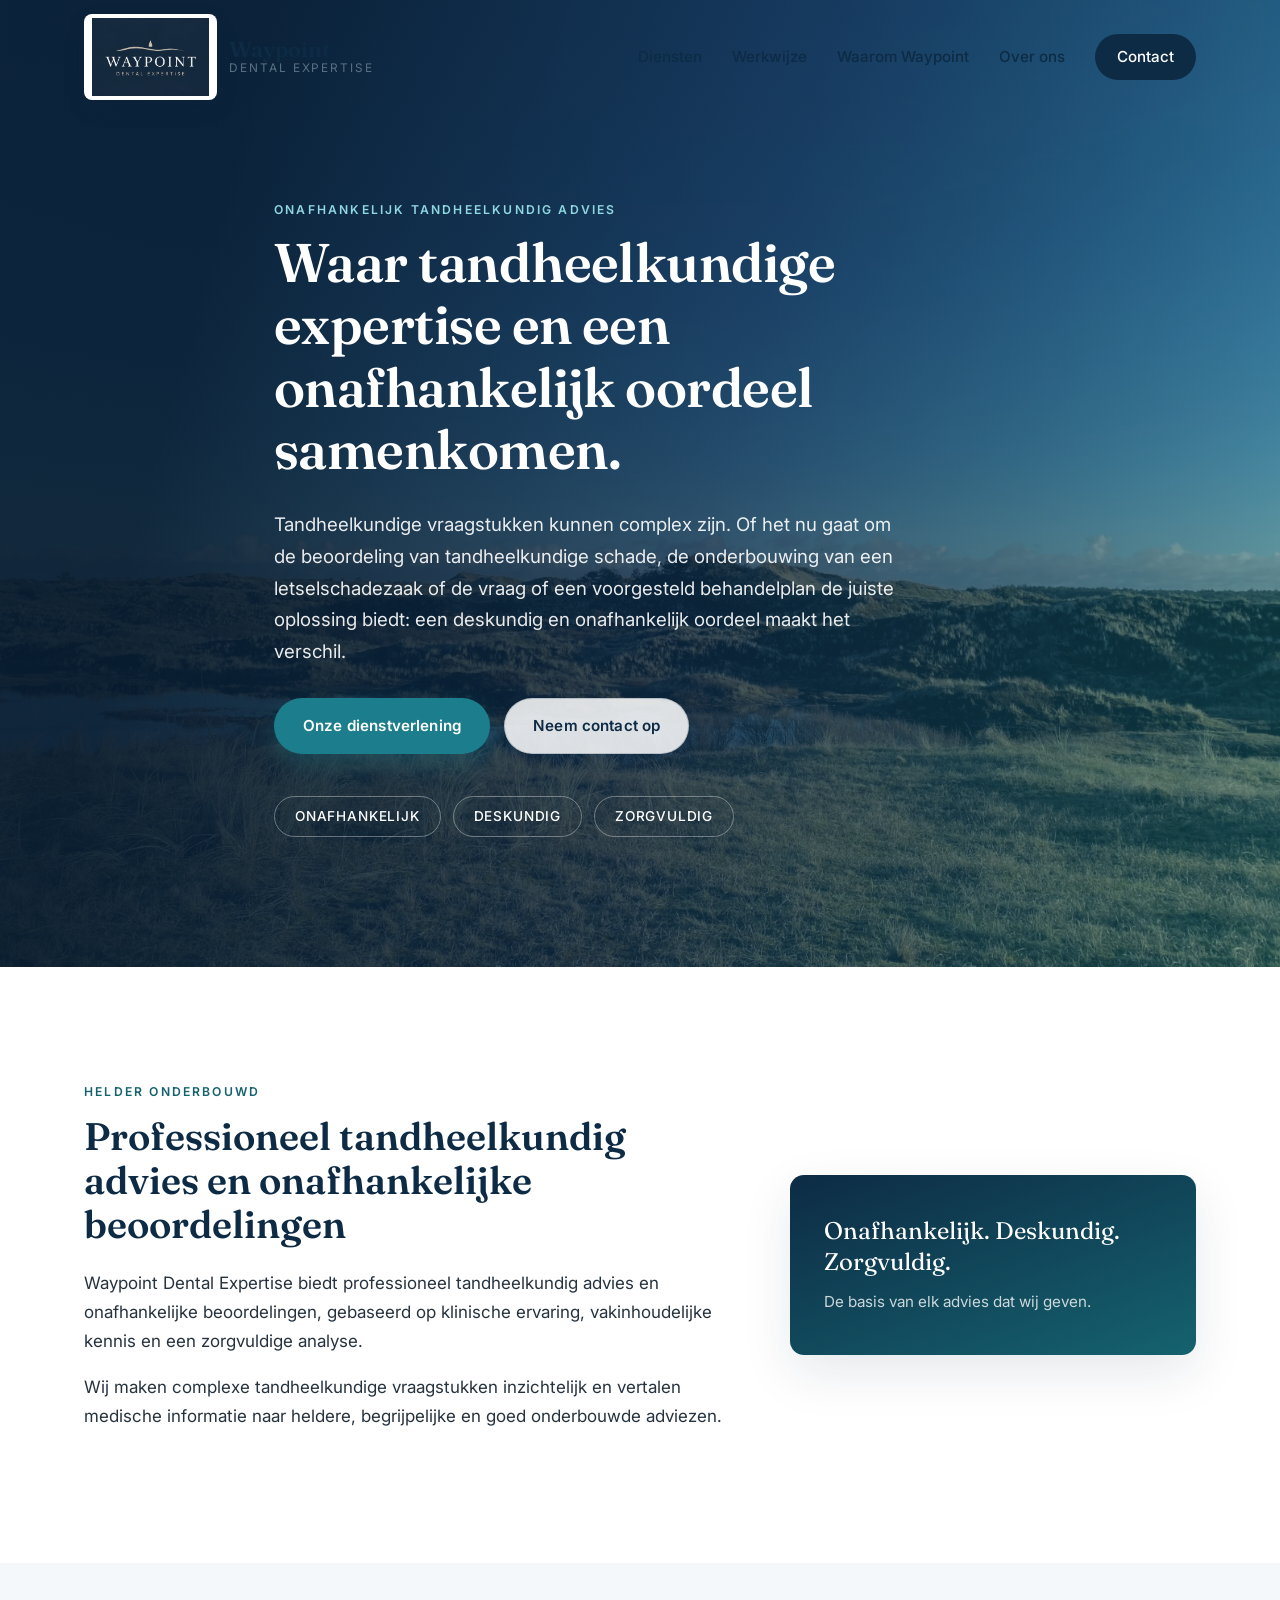
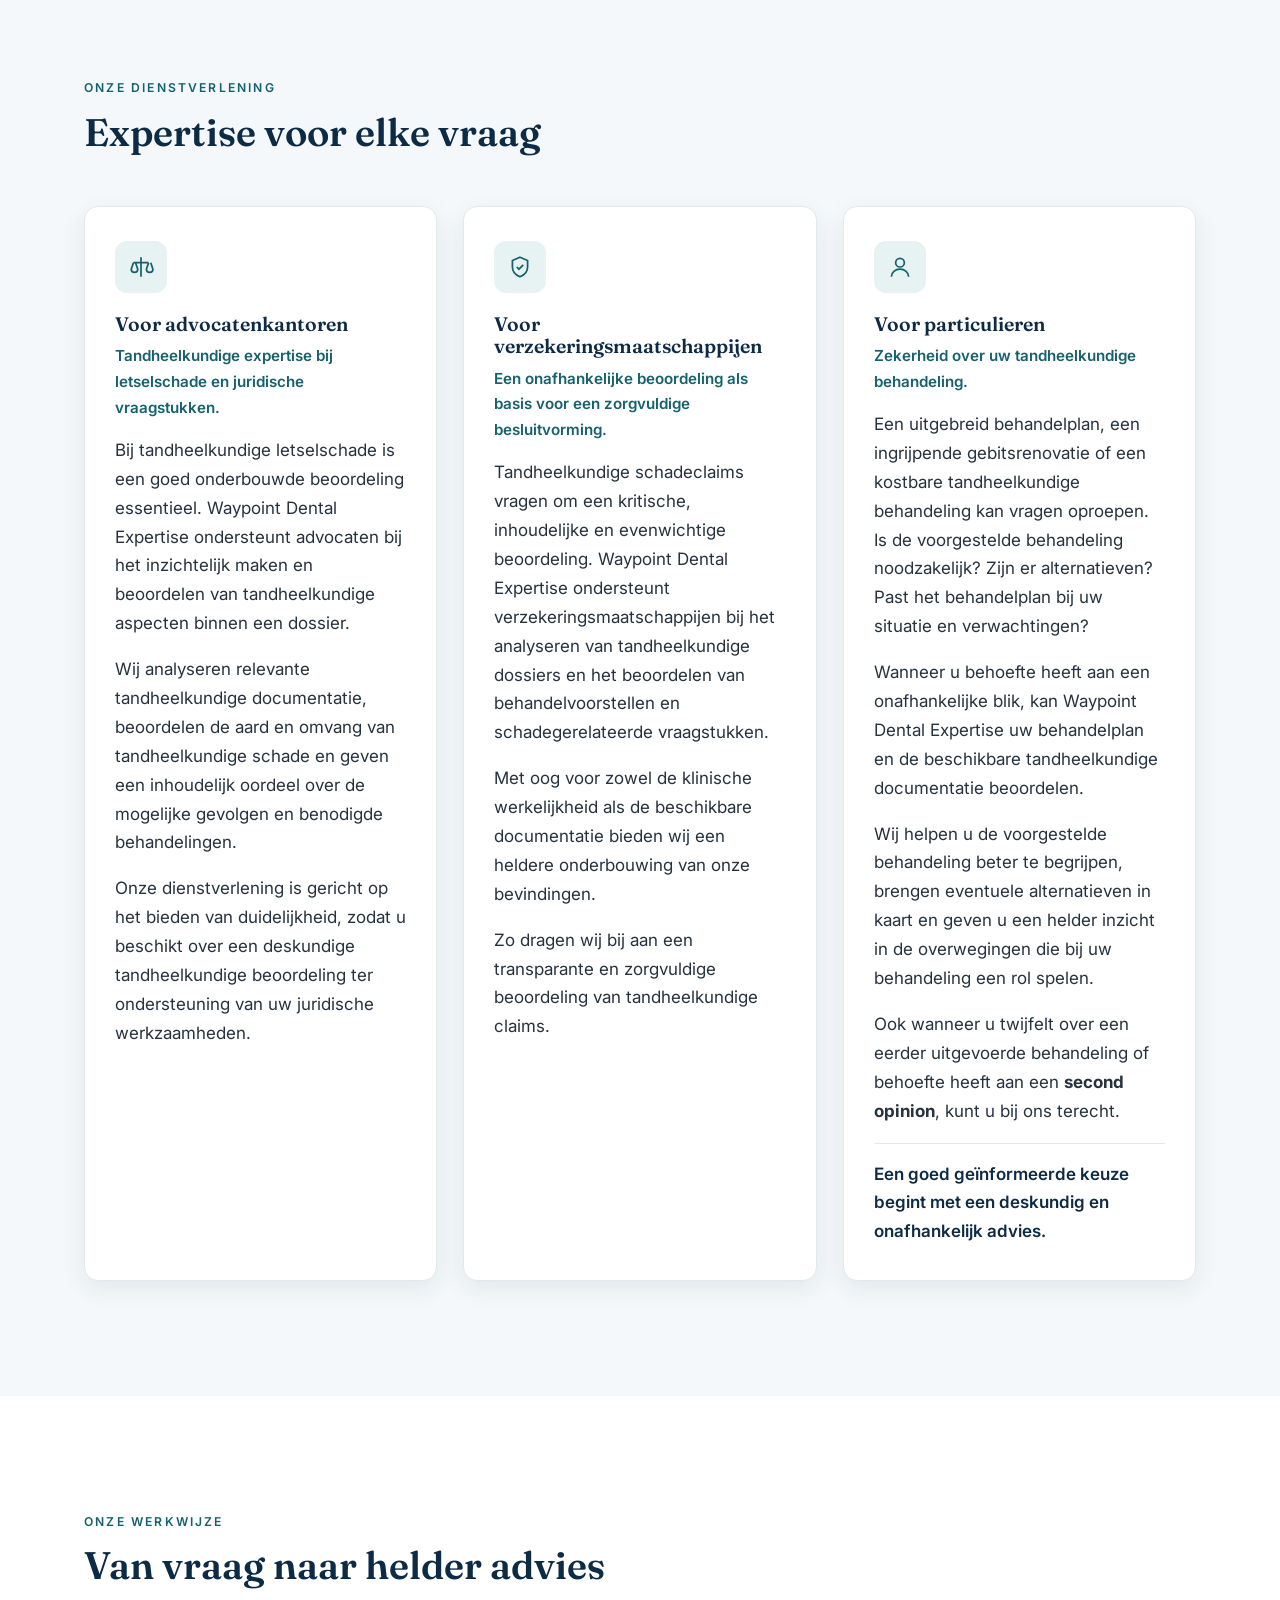
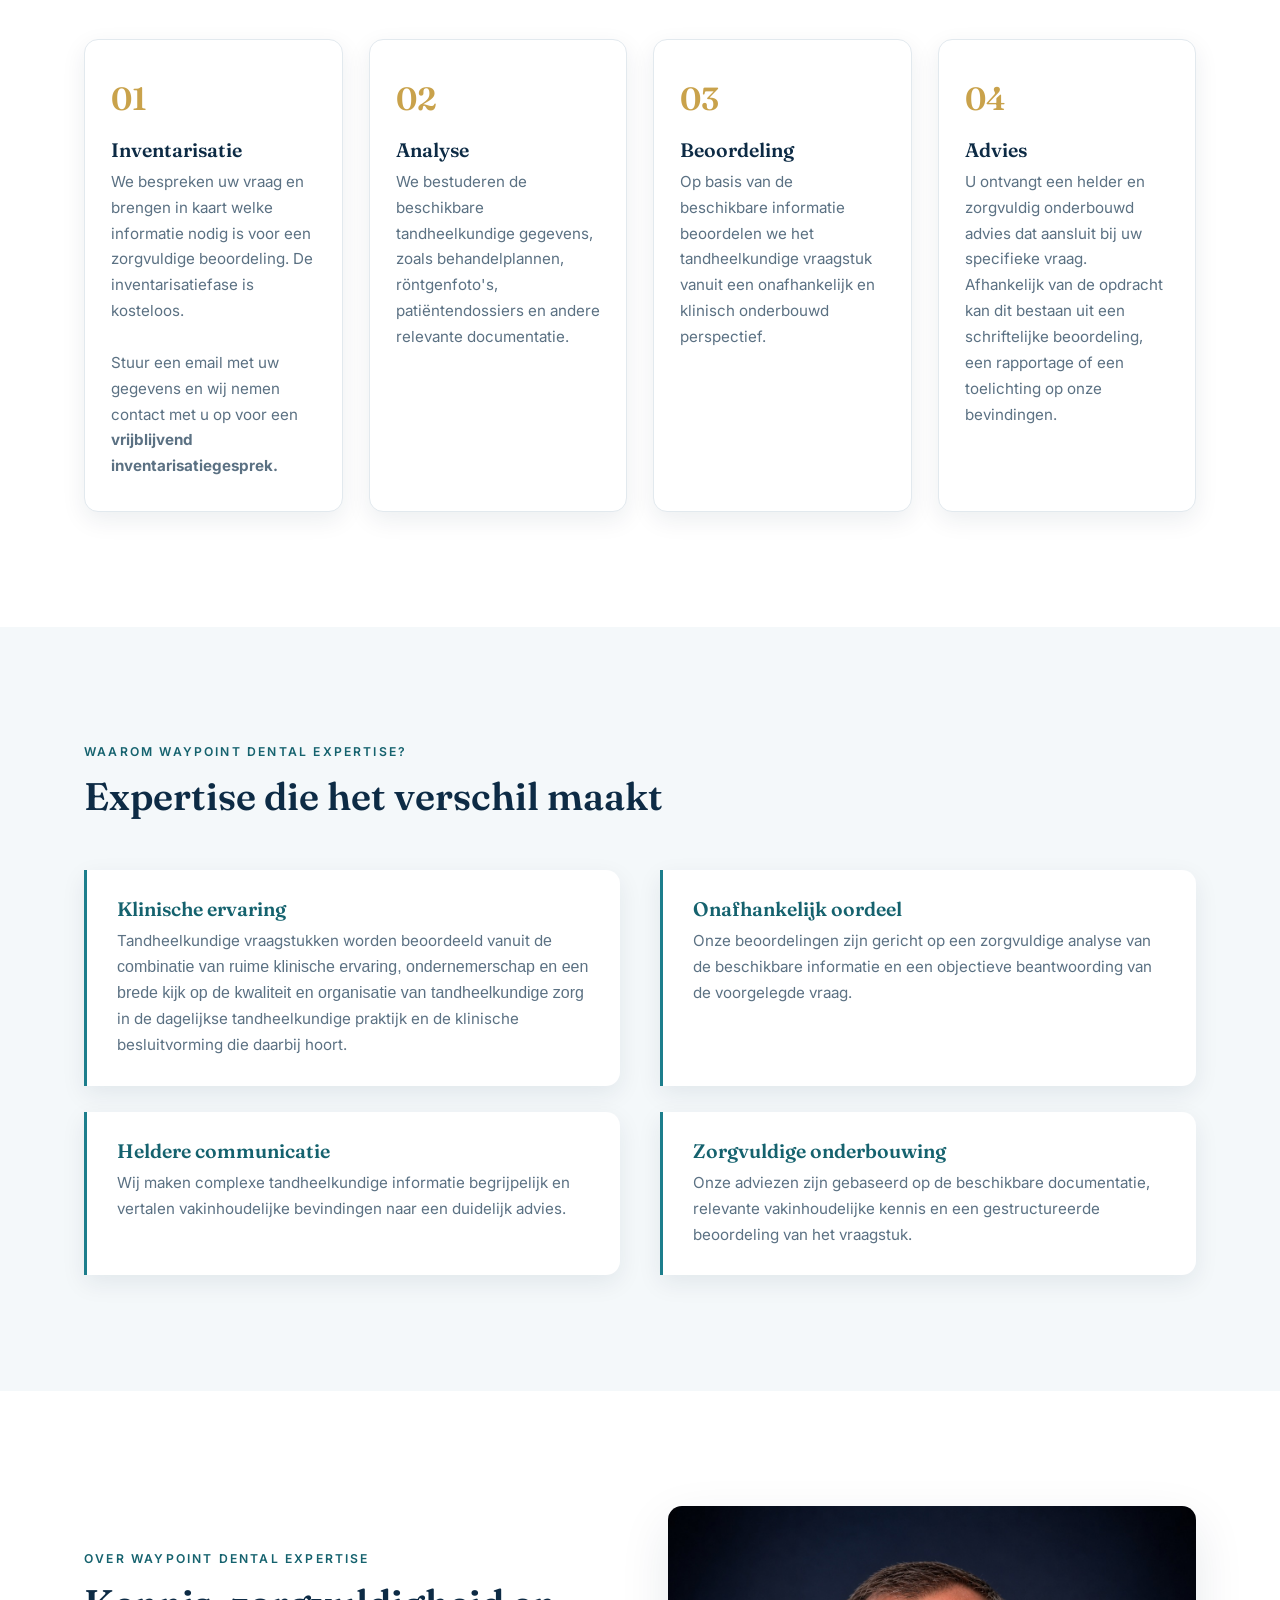
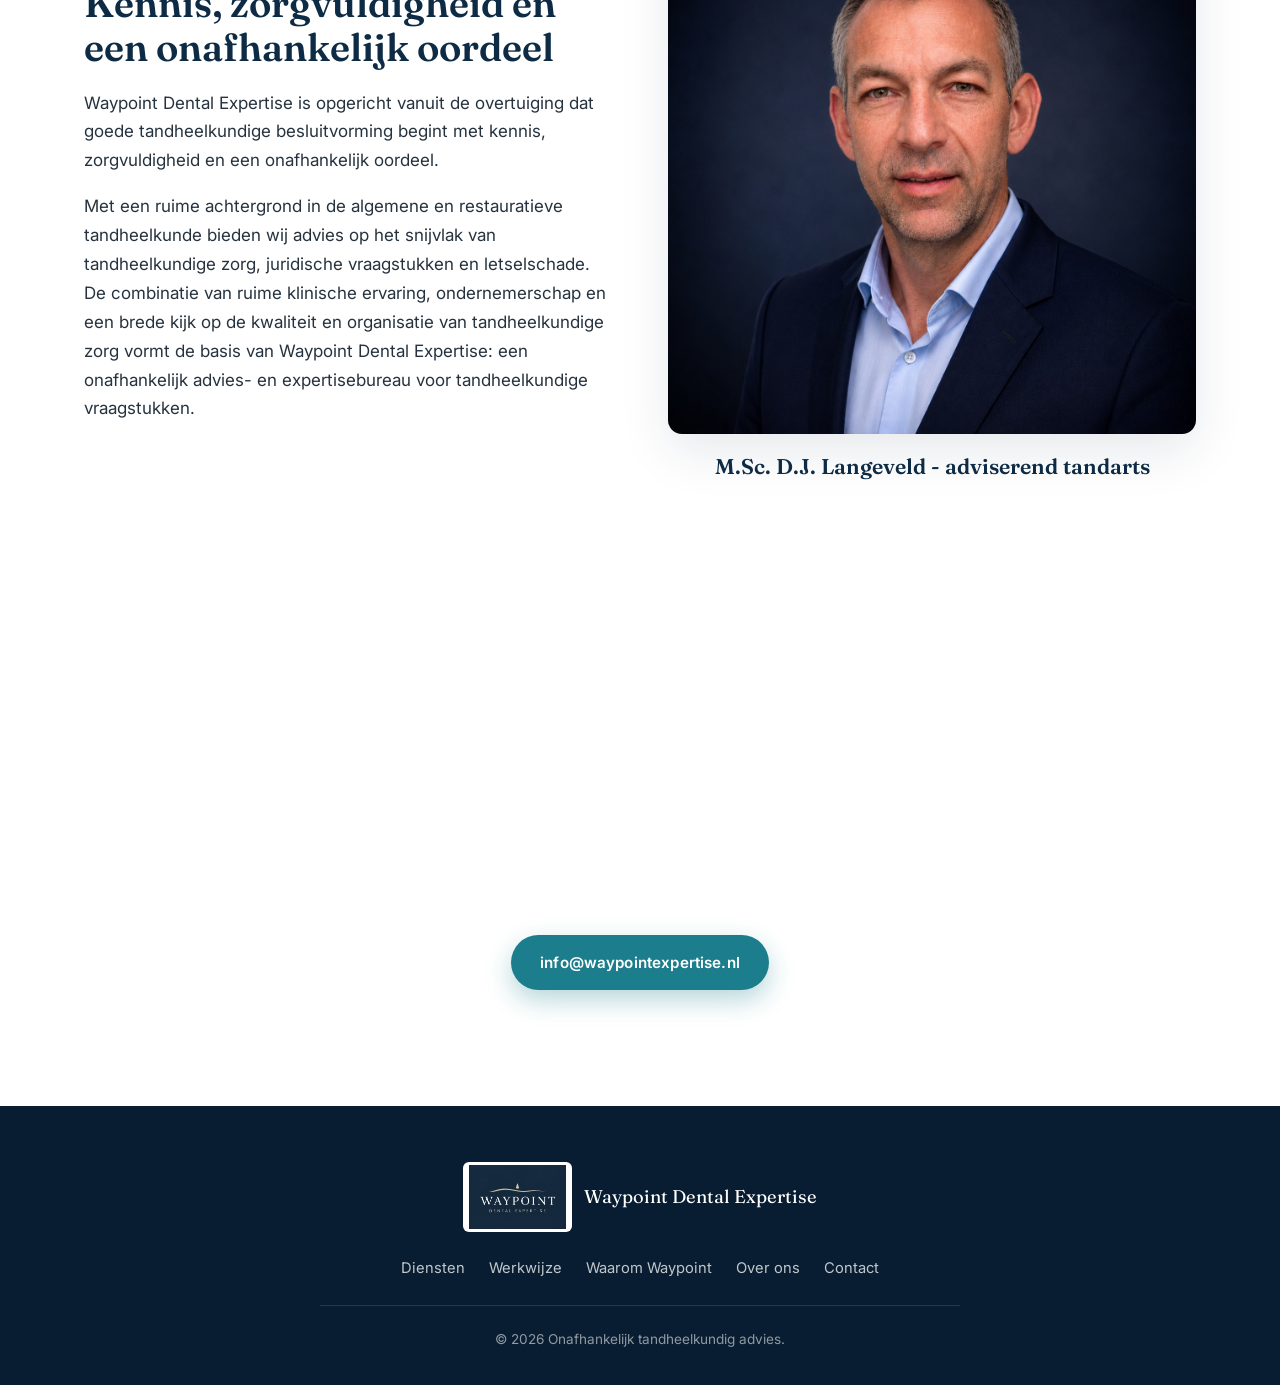
<file: index.html>
<!DOCTYPE html>
<html lang="nl">
<head>
<meta charset="UTF-8">
<meta name="viewport" content="width=device-width, initial-scale=1.0">
<title>Waypoint Dental Expertise | Onafhankelijk tandheelkundig advies</title>
<meta name="description" content="Waypoint Dental Expertise biedt onafhankelijk tandheelkundig advies en expertise voor advocatenkantoren, verzekeringsmaatschappijen en particulieren. Helder onderbouwd.">
<link rel="icon" href="assets/logo.jpeg">
<link rel="preconnect" href="https://fonts.googleapis.com">
<link rel="preconnect" href="https://fonts.gstatic.com" crossorigin>
<link href="https://fonts.googleapis.com/css2?family=Inter:wght@400;500;600;700&family=Fraunces:opsz,wght@9..144,400;9..144,500;9..144,600&display=swap" rel="stylesheet">
<link rel="stylesheet" href="styles.css">
</head>
<body>

<header class="site-header" id="header">
  <div class="container header-inner">
    <a href="#top" class="brand" aria-label="Waypoint Dental Expertise - home">
      <img src="assets/logo.jpeg" alt="Waypoint Dental Expertise" class="brand-logo">
      <span class="brand-text">
        <span class="brand-name" id="brandName">Waypoint</span>
        <span class="brand-sub" id="brandSub">Dental Expertise</span>
      </span>
    </a>

    <nav class="nav" id="nav" aria-label="Hoofdnavigatie"></nav>

    <button class="nav-toggle" id="navToggle" aria-label="Menu openen" aria-expanded="false" aria-controls="nav">
      <span></span><span></span><span></span>
    </button>
  </div>
</header>

<main id="top">

  <section class="hero">
    <div class="hero-bg" aria-hidden="true"></div>
    <div class="container hero-inner">
      <p class="eyebrow" id="heroEyebrow"></p>
      <h1 id="heroTitle"></h1>
      <p class="lead" id="heroLead"></p>
      <div class="hero-actions">
        <a href="#diensten" class="btn btn-primary" id="heroCtaPrimary"></a>
        <a href="#contact" class="btn btn-ghost" id="heroCtaSecondary"></a>
      </div>
      <ul class="hero-badges" id="heroBadges"></ul>
    </div>
  </section>

  <section class="intro section">
    <div class="container intro-grid">
      <div class="intro-text">
        <p class="eyebrow" id="introEyebrow"></p>
        <h2 id="introTitle"></h2>
        <p id="introP1"></p>
        <p id="introP2"></p>
      </div>
      <div class="intro-card">
        <p class="intro-card-quote" id="introCardQuote"></p>
        <p class="intro-card-sub" id="introCardSub"></p>
      </div>
    </div>
  </section>

  <section id="diensten" class="section section-alt">
    <div class="container">
      <div class="section-head">
        <p class="eyebrow" id="dienstenEyebrow"></p>
        <h2 id="dienstenTitle"></h2>
      </div>
      <div class="cards" id="dienstenCards"></div>
    </div>
  </section>

  <section id="werkwijze" class="section">
    <div class="container">
      <div class="section-head">
        <p class="eyebrow" id="werkwijzeEyebrow"></p>
        <h2 id="werkwijzeTitle"></h2>
      </div>
      <ol class="steps" id="werkwijzeSteps"></ol>
    </div>
  </section>

  <section id="waarom" class="section section-alt">
    <div class="container">
      <div class="section-head">
        <p class="eyebrow" id="waaromEyebrow"></p>
        <h2 id="waaromTitle"></h2>
      </div>
      <div class="features" id="waaromFeatures"></div>
    </div>
  </section>

  <section id="over" class="section over">
    <div class="container over-grid">
      <div class="over-text">
        <p class="eyebrow" id="overEyebrow"></p>
        <h2 id="overTitle"></h2>
        <p id="overP1"></p>
        <p id="overP2"></p>
      </div>
      <figure class="over-media">
        <img class="over-image" src="assets/langeveld.jpeg" alt="M.Sc. D.J. Langeveld" loading="lazy">
        <figcaption class="over-caption" id="overCaption"></figcaption>
      </figure>
    </div>
  </section>

  <section id="contact" class="section cta">
    <div class="container cta-inner">
      <h2 id="ctaTitle"></h2>
      <p id="ctaText"></p>
      <div class="cta-actions">
        <a href="#" class="btn btn-primary" id="ctaEmail"></a>
      </div>
    </div>
  </section>

</main>

<footer class="site-footer">
  <div class="container footer-inner">
    <div class="footer-brand">
      <img src="assets/logo.jpeg" alt="Waypoint Dental Expertise" class="footer-logo">
      <span id="footerBrandName"></span>
    </div>
    <nav class="footer-nav" id="footerNav" aria-label="Voetnavigatie"></nav>
    <p class="footer-copy">&copy; <span id="year"></span> <span id="footerCopy"></span></p>
  </div>
</footer>

<script src="Admin%20Website.js"></script>
<script src="script.js"></script>
</body>
</html>
</file>
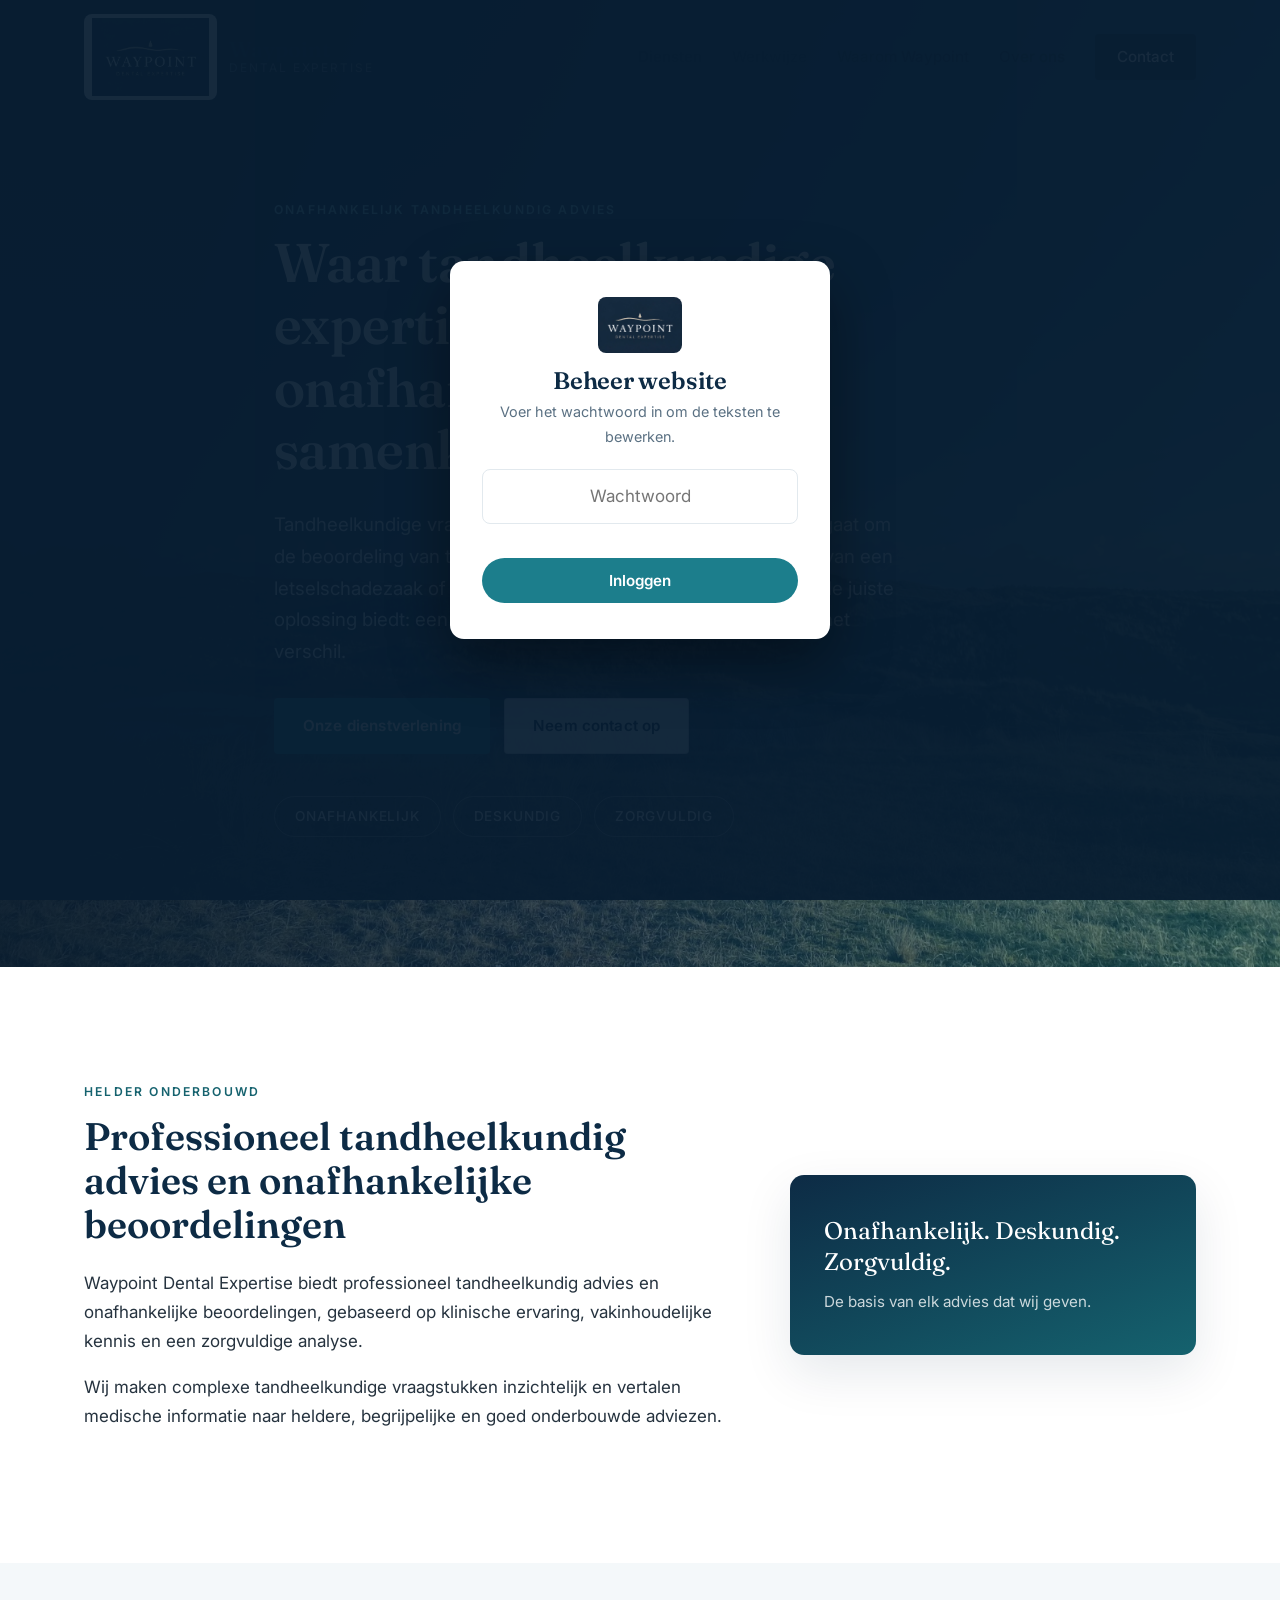
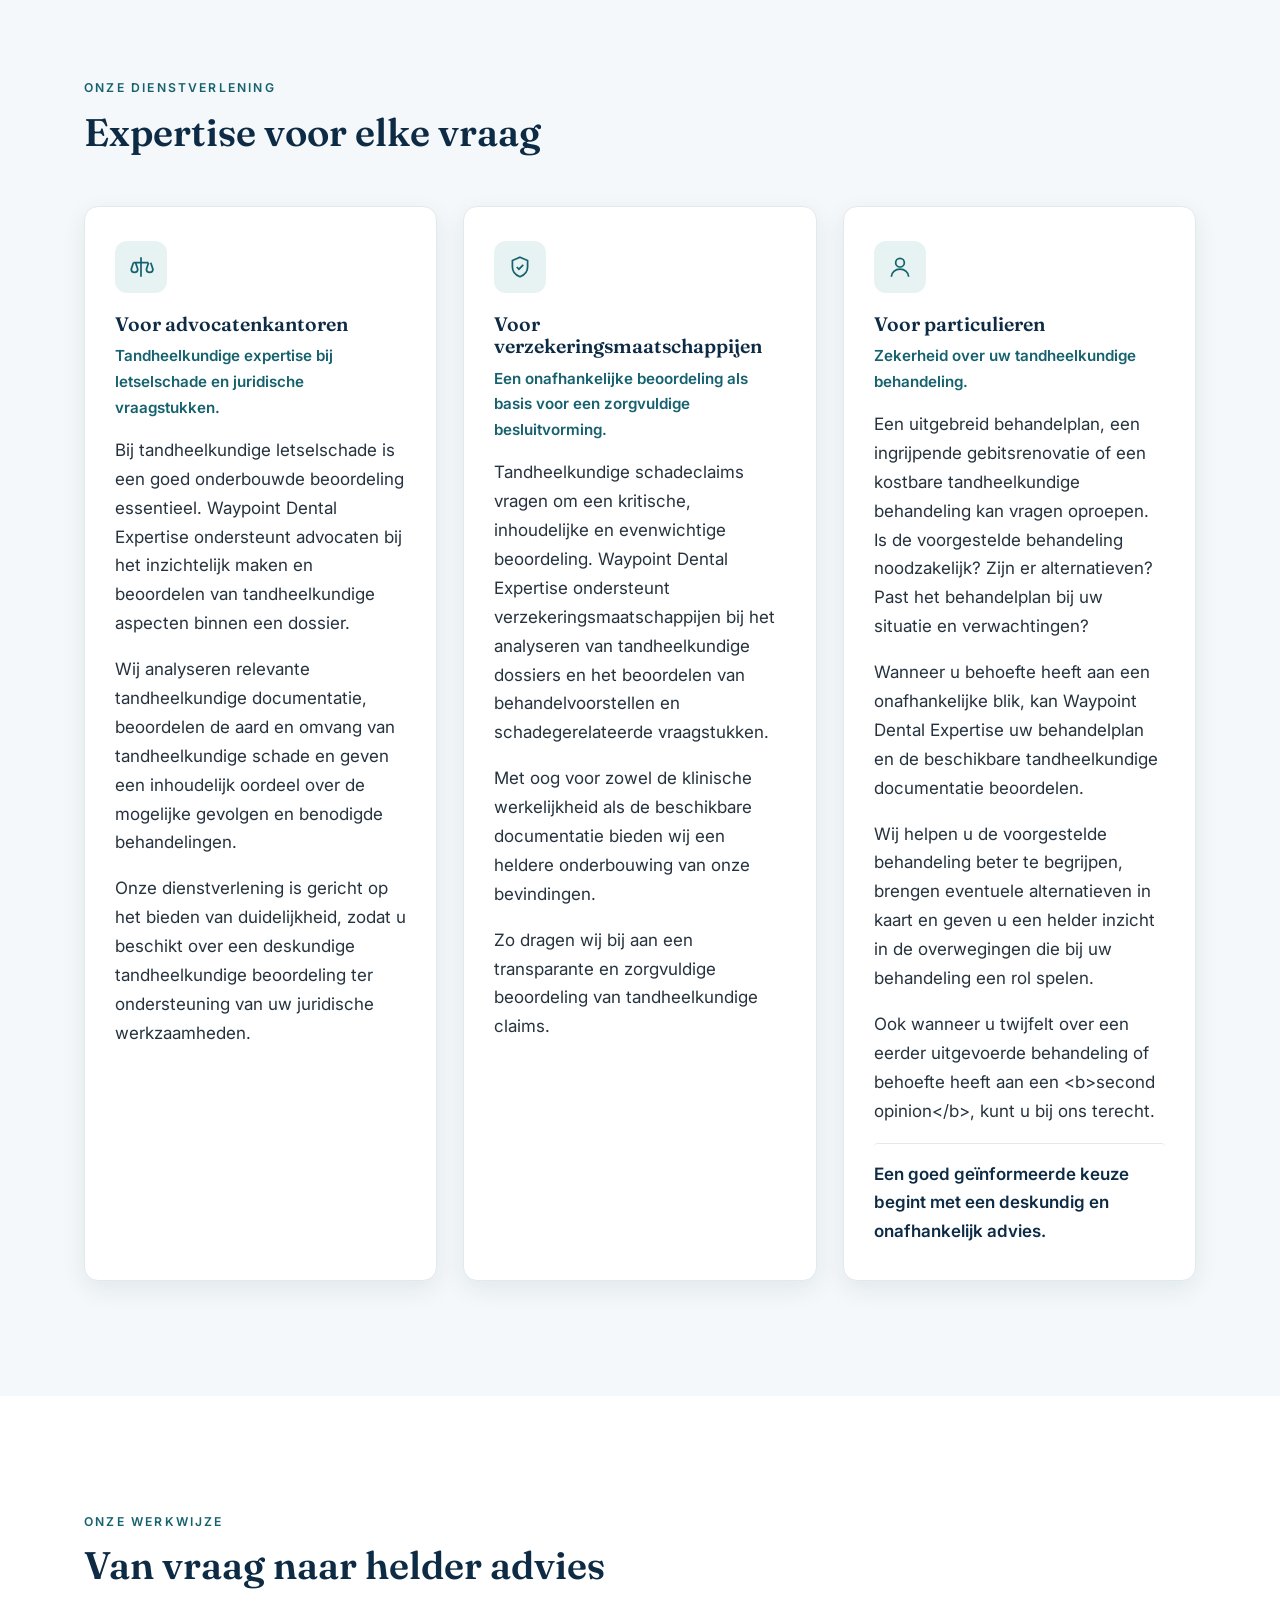
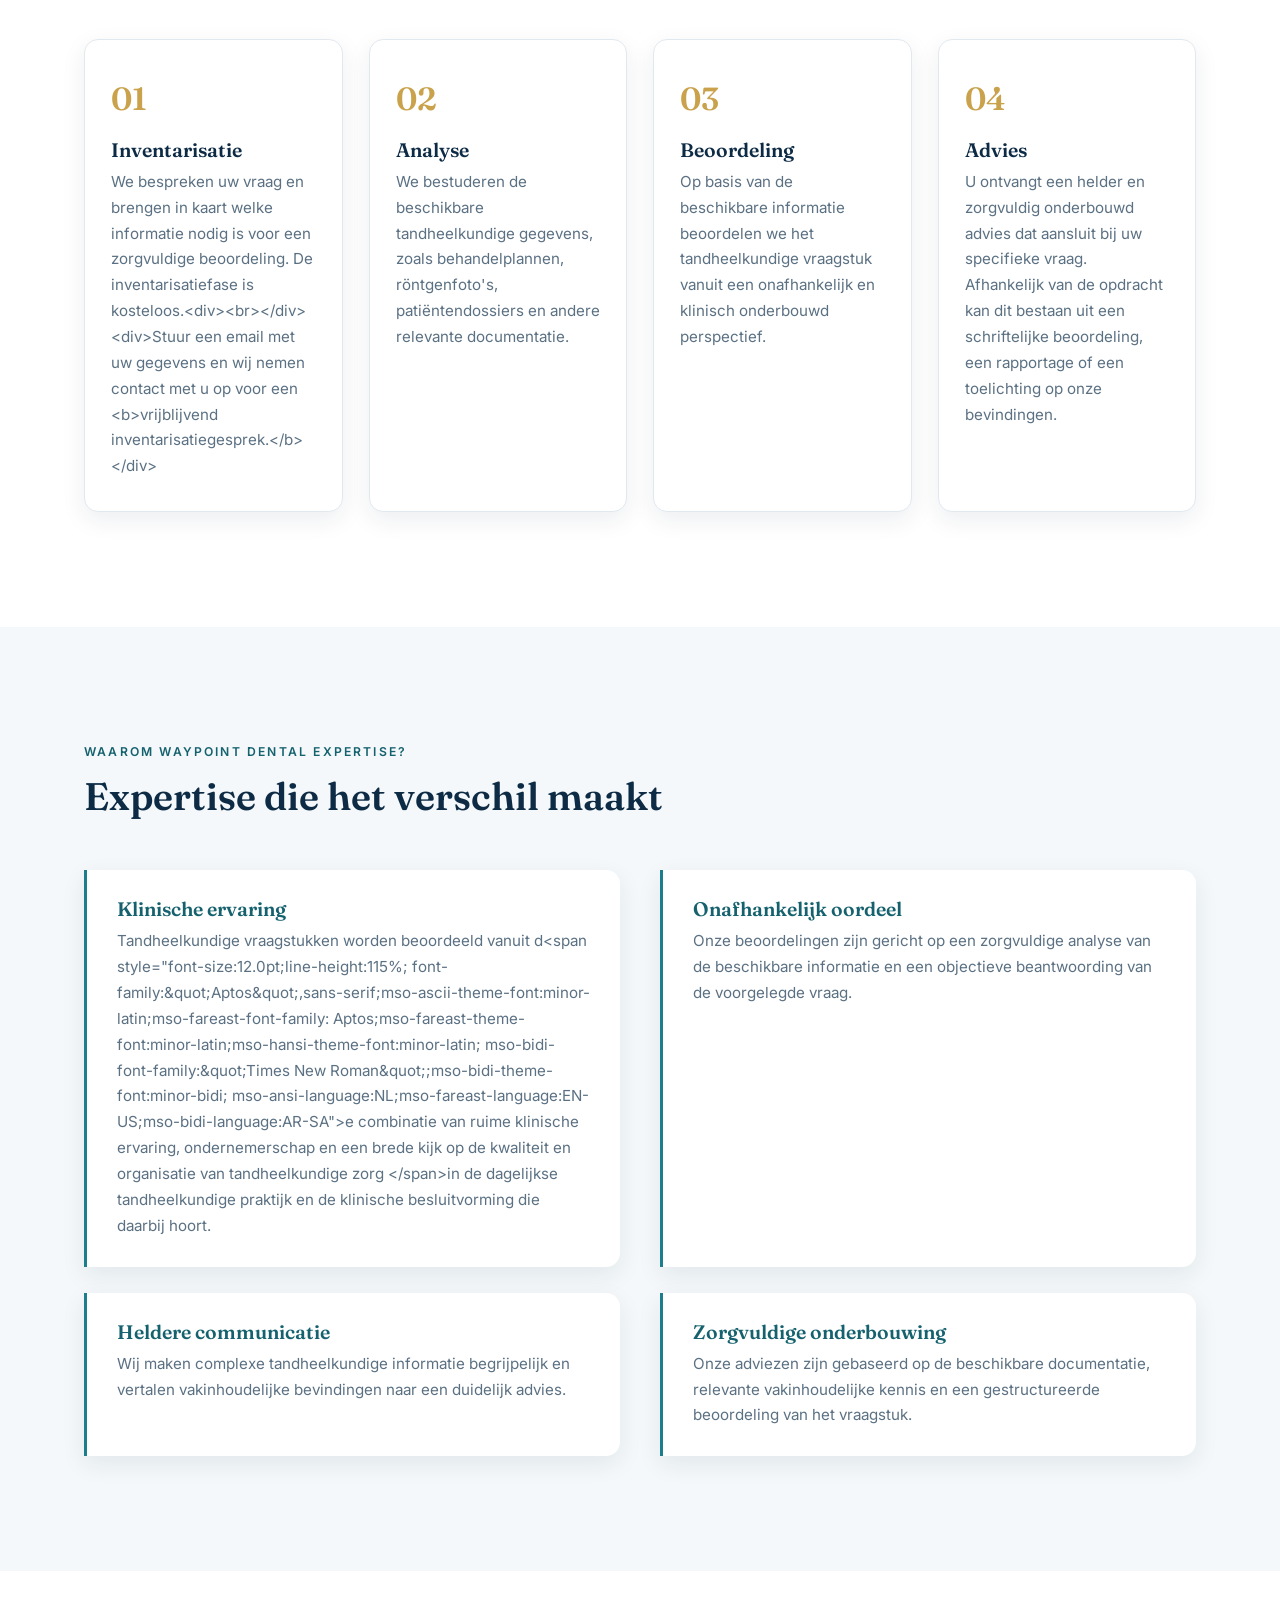
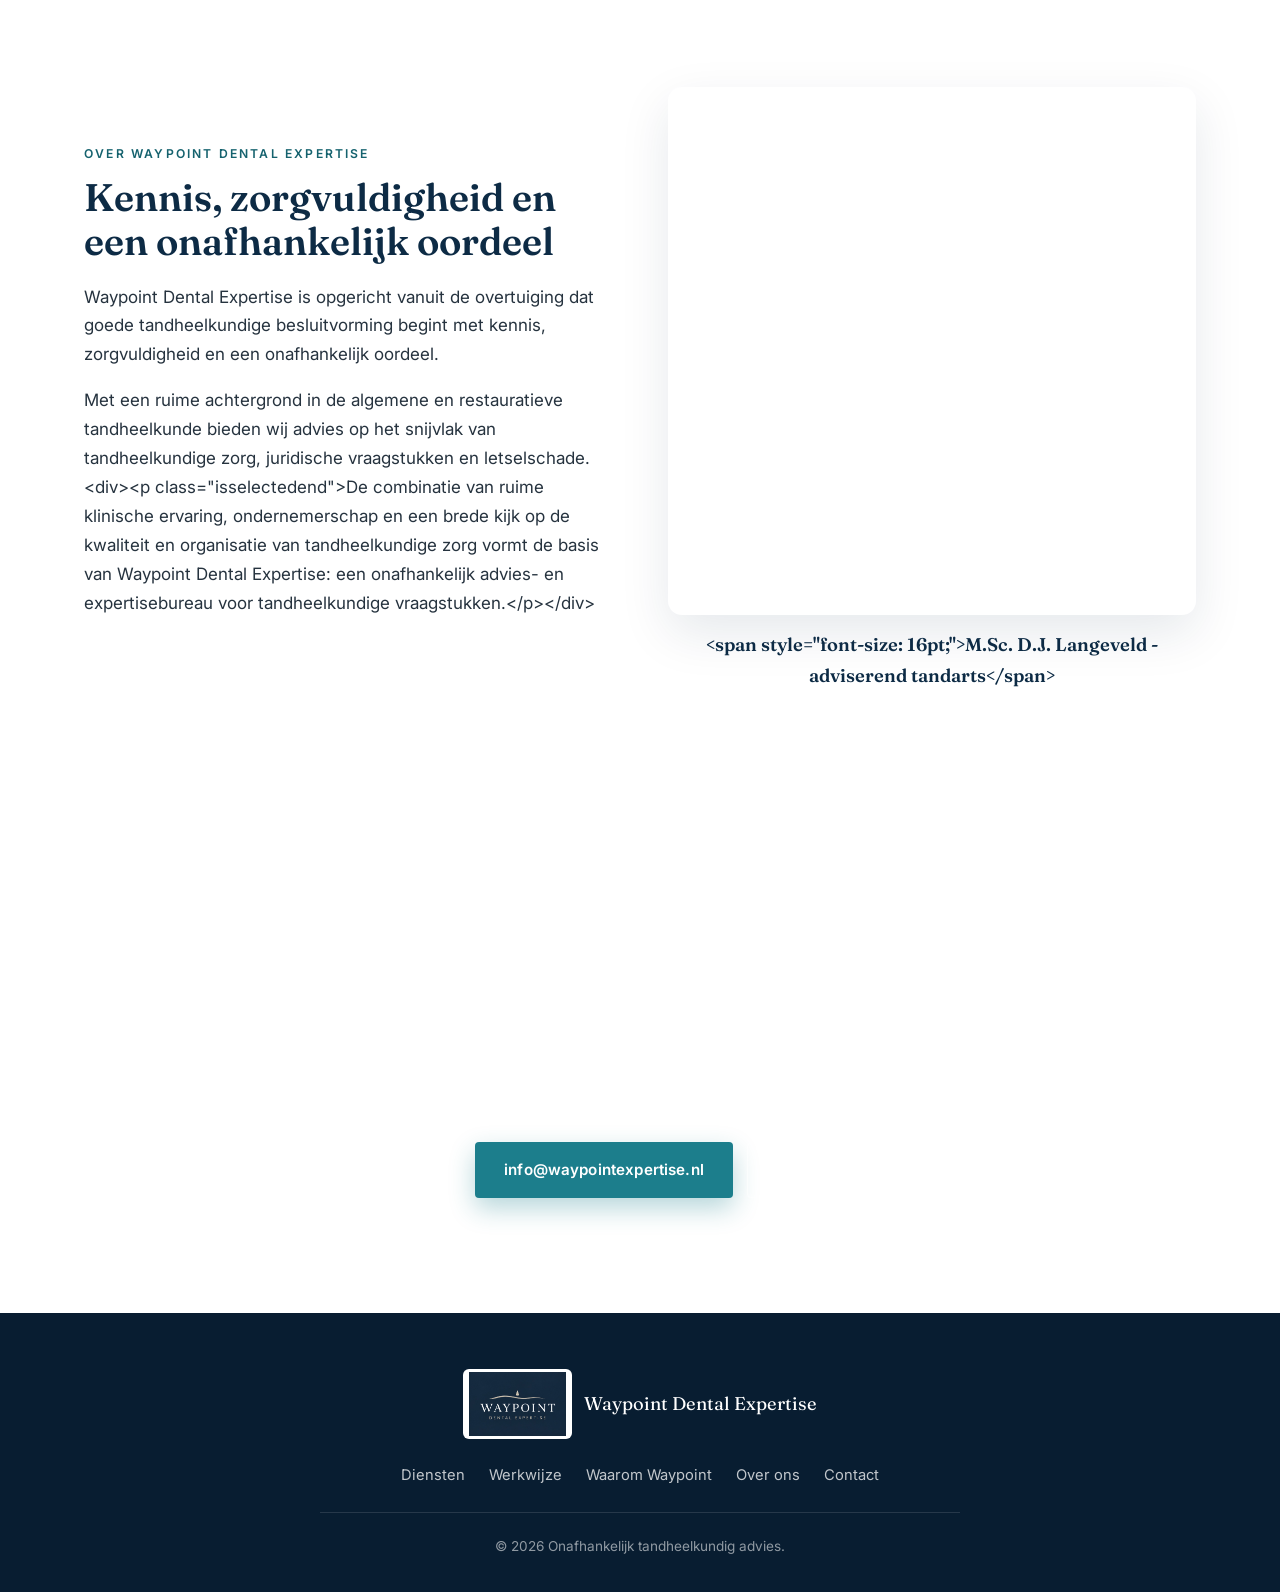
<file: Admin/index.html>
<!DOCTYPE html>
<html lang="nl">
<head>
<meta charset="UTF-8">
<meta name="viewport" content="width=device-width, initial-scale=1.0">
<title>Beheer | Waypoint Dental Expertise</title>
<link rel="icon" href="../assets/logo.jpeg">
<link rel="preconnect" href="https://fonts.googleapis.com">
<link rel="preconnect" href="https://fonts.gstatic.com" crossorigin>
<link href="https://fonts.googleapis.com/css2?family=Inter:wght@400;500;600;700&family=Fraunces:opsz,wght@9..144,400;9..144,500;9..144,600&display=swap" rel="stylesheet">
<link rel="stylesheet" href="../styles.css">
<style>
  .edit { cursor: text; border-radius: 4px; transition: box-shadow 0.12s ease, background 0.12s ease; }
  .edit:hover { box-shadow: 0 0 0 2px rgba(28,126,140,0.55); }
  .edit:focus { outline: none; box-shadow: 0 0 0 3px rgba(28,126,140,0.7); background: rgba(255,255,255,0.12); }
  .editbar {
    position: fixed;
    top: 14px; right: 14px;
    z-index: 100;
    display: flex;
    gap: 10px;
    align-items: center;
    background: #fff;
    border-radius: 999px;
    box-shadow: 0 10px 30px rgba(13,43,69,0.25);
    padding: 8px 10px 8px 18px;
  }
  .editbar strong { font-size: 0.85rem; color: #0d2b45; }
  .editbar button {
    border: 0;
    cursor: pointer;
    font: 600 0.9rem Inter, sans-serif;
    padding: 10px 20px;
    border-radius: 999px;
    background: #1c7e8c;
    color: #fff;
    transition: transform 0.15s ease, background 0.15s ease;
  }
  .editbar button:hover { background: #15626e; transform: translateY(-1px); }
  .toast {
    position: fixed;
    bottom: 22px; left: 50%;
    transform: translateX(-50%);
    background: #0d2b45;
    color: #fff;
    padding: 12px 22px;
    border-radius: 10px;
    font-size: 0.9rem;
    z-index: 110;
    box-shadow: 0 12px 34px rgba(13,43,69,0.4);
    opacity: 0;
    transition: opacity 0.25s ease, transform 0.25s ease;
    pointer-events: none;
  }
  .toast.show { opacity: 1; transform: translateX(-50%) translateY(-6px); }
  .toast a { color: #8fd7e1; text-decoration: underline; }
  .editbar .lock {
    background: none;
    color: #0d2b45;
    border: 1px solid #e2e9ee;
  }
  .editbar .lock:hover { background: #f4f8fa; }
  .editbar { display: none; }
  .editbar.show { display: flex; }
  .auth-overlay {
    position: fixed;
    inset: 0;
    background: rgba(8, 29, 49, 0.94);
    display: flex;
    align-items: center;
    justify-content: center;
    z-index: 200;
    padding: 20px;
  }
  .auth-overlay.hidden { display: none; }
  .auth-card {
    background: #fff;
    border-radius: 14px;
    padding: 36px 32px;
    width: min(380px, 92vw);
    box-shadow: 0 24px 60px rgba(0, 0, 0, 0.4);
    text-align: center;
  }
  .auth-card h1 {
    font-family: Fraunces, Georgia, serif;
    color: #0d2b45;
    font-size: 1.5rem;
    margin: 0 0 6px;
  }
  .auth-card p.sub {
    color: #5b7183;
    font-size: 0.9rem;
    margin: 0 0 20px;
  }
  .auth-card input {
    width: 100%;
    padding: 12px 14px;
    border: 1px solid #e2e9ee;
    border-radius: 8px;
    font: inherit;
    margin-bottom: 12px;
    text-align: center;
  }
  .auth-card input:focus { outline: 2px solid rgba(28, 126, 140, 0.4); border-color: #1c7e8c; }
  .auth-card button {
    width: 100%;
    border: 0;
    cursor: pointer;
    font: 600 0.95rem Inter, sans-serif;
    padding: 13px 20px;
    border-radius: 999px;
    background: #1c7e8c;
    color: #fff;
    transition: background 0.15s ease;
  }
  .auth-card button:hover { background: #15626e; }
  .auth-error {
    color: #c0392b;
    font-size: 0.85rem;
    min-height: 1.2em;
    margin: 0 0 6px;
  }
</style>
</head>
<body>

<div class="auth-overlay" id="authOverlay">
  <div class="auth-card">
    <img src="../assets/logo.jpeg" alt="Waypoint" style="height: 56px; margin: 0 auto 14px; border-radius: 8px;">
    <h1>Beheer website</h1>
    <p class="sub">Voer het wachtwoord in om de teksten te bewerken.</p>
    <form id="authForm">
      <input type="password" id="authPassword" placeholder="Wachtwoord" autocomplete="current-password">
      <p class="auth-error" id="authError"></p>
      <button type="submit">Inloggen</button>
    </form>
  </div>
</div>

<div class="editbar">
  <strong>Bewerkmodus</strong>
  <button type="button" id="saveBtn">Download bestand</button>
  <button type="button" class="lock" id="lockBtn" title="Uitloggen">Slot</button>
</div>
<div class="toast" id="toast"></div>

<header class="site-header" id="header">
  <div class="container header-inner">
    <span class="brand" aria-label="Waypoint Dental Expertise - home">
      <img src="../assets/logo.jpeg" alt="Waypoint Dental Expertise" class="brand-logo">
      <span class="brand-text">
        <span class="brand-name" id="brandName"></span>
        <span class="brand-sub" id="brandSub"></span>
      </span>
    </span>
    <nav class="nav" id="nav" aria-label="Hoofdnavigatie"></nav>
  </div>
</header>

<main id="top">

  <section class="hero">
    <div class="hero-bg" aria-hidden="true"></div>
    <div class="container hero-inner">
      <p class="eyebrow hero-eyebrow" id="heroEyebrow"></p>
      <h1 id="heroTitle"></h1>
      <p class="lead" id="heroLead"></p>
      <div class="hero-actions" id="heroActions"></div>
      <ul class="hero-badges" id="heroBadges"></ul>
    </div>
  </section>

  <section class="intro section">
    <div class="container intro-grid">
      <div class="intro-text">
        <p class="eyebrow" id="introEyebrow"></p>
        <h2 id="introTitle"></h2>
        <p id="introP1"></p>
        <p id="introP2"></p>
      </div>
      <div class="intro-card">
        <p class="intro-card-quote" id="introCardQuote"></p>
        <p class="intro-card-sub" id="introCardSub"></p>
      </div>
    </div>
  </section>

  <section id="diensten" class="section section-alt">
    <div class="container">
      <div class="section-head">
        <p class="eyebrow" id="dienstenEyebrow"></p>
        <h2 id="dienstenTitle"></h2>
      </div>
      <div class="cards" id="dienstenCards"></div>
    </div>
  </section>

  <section id="werkwijze" class="section">
    <div class="container">
      <div class="section-head">
        <p class="eyebrow" id="werkwijzeEyebrow"></p>
        <h2 id="werkwijzeTitle"></h2>
      </div>
      <ol class="steps" id="werkwijzeSteps"></ol>
    </div>
  </section>

  <section id="waarom" class="section section-alt">
    <div class="container">
      <div class="section-head">
        <p class="eyebrow" id="waaromEyebrow"></p>
        <h2 id="waaromTitle"></h2>
      </div>
      <div class="features" id="waaromFeatures"></div>
    </div>
  </section>

  <section id="over" class="section over">
    <div class="container over-grid">
      <div class="over-text">
        <p class="eyebrow" id="overEyebrow"></p>
        <h2 id="overTitle"></h2>
        <p id="overP1"></p>
        <p id="overP2"></p>
      </div>
      <figure class="over-media">
        <div class="over-image" aria-hidden="true"></div>
        <figcaption class="over-caption edit" contenteditable="true" data-path="over.imageCaption" id="overCaption"></figcaption>
      </figure>
    </div>
  </section>

  <section id="contact" class="section cta">
    <div class="container cta-inner">
      <h2 id="ctaTitle"></h2>
      <p id="ctaText"></p>
      <div class="cta-actions" id="ctaActions"></div>
    </div>
  </section>

</main>

<footer class="site-footer">
  <div class="container footer-inner">
    <div class="footer-brand">
      <img src="../assets/logo.jpeg" alt="Waypoint Dental Expertise" class="footer-logo">
      <span class="edit" id="footerBrandName"></span>
    </div>
    <nav class="footer-nav" id="footerNav" aria-label="Voetnavigatie"></nav>
    <p class="footer-copy">&copy; <span id="year"></span> <span class="edit" id="footerCopy"></span></p>
  </div>
</footer>

<script src="../Admin%20Website.js"></script>
<script>
(function () {
  var C = window.WAYPOINT_CONTENT;
  var $ = function (id) { return document.getElementById(id); };

  var PASSWORD = "githubwaypoint";
  var STORAGE_KEY = "wp_admin_auth";
  var overlay = document.getElementById("authOverlay");
  var editbar = document.querySelector(".editbar");
  var authForm = document.getElementById("authForm");
  var authPassword = document.getElementById("authPassword");
  var authError = document.getElementById("authError");

  function isAuthed() {
    try { return localStorage.getItem(STORAGE_KEY) === "1"; } catch (e) { return false; }
  }

  function unlock() {
    try { localStorage.setItem(STORAGE_KEY, "1"); } catch (e) {}
    overlay.classList.add("hidden");
    editbar.classList.add("show");
    authPassword.value = "";
  }

  if (isAuthed()) {
    unlock();
  }

  authForm.addEventListener("submit", function (e) {
    e.preventDefault();
    if (authPassword.value === PASSWORD) {
      authError.textContent = "";
      unlock();
    } else {
      authError.textContent = "Onjuist wachtwoord.";
      authPassword.value = "";
      authPassword.focus();
    }
  });

  document.getElementById("lockBtn").addEventListener("click", function () {
    try { localStorage.removeItem(STORAGE_KEY); } catch (e) {}
    location.reload();
  });

  if (typeof WAYPOINT_CONTENT === "undefined" || !C) {
    alert("Kon de inhoud niet laden. Open deze pagina via de website en ververs.");
    return;
  }

  function setEditable(idOrEl, path) {
    var el = typeof idOrEl === "string" ? $(idOrEl) : idOrEl;
    if (!el) return;
    el.classList.add("edit");
    el.setAttribute("contenteditable", "true");
    el.setAttribute("data-path", path);
  }

  function setText(id, text) {
    var el = $(id);
    if (el) el.textContent = text;
  }

  var ICONS = {
    advocaat: '<svg viewBox="0 0 24 24" fill="none" stroke="currentColor" stroke-width="1.6"><path d="M12 3v18M5 8h14M5 8l-2 6a3 3 0 0 0 6 0L7 8M19 8l-2 6a3 3 0 0 0 6 0l-2-6"/></svg>',
    verzekeraar: '<svg viewBox="0 0 24 24" fill="none" stroke="currentColor" stroke-width="1.6"><path d="M12 3l7 3v6c0 4.5-3 7.5-7 9-4-1.5-7-4.5-7-9V6l7-3z"/><path d="M9 12l2 2 4-4"/></svg>',
    particulier: '<svg viewBox="0 0 24 24" fill="none" stroke="currentColor" stroke-width="1.6"><circle cx="12" cy="8" r="4"/><path d="M4 21c0-4 3.6-7 8-7s8 3 8 7"/></svg>'
  };
  var DEFAULT_ICON = ICONS.advocaat;

  function render() {
    setText("brandName", C.header.name);
    setEditable("brandName", "header.name");
    setText("brandSub", C.header.subtitle);
    setEditable("brandSub", "header.subtitle");

    var nav = $("nav");
    nav.innerHTML = "";
    nav.addEventListener("click", function (e) { e.preventDefault(); });
    C.nav.links.forEach(function (link, i) {
      var a = document.createElement("a");
      a.href = link.href;
      a.textContent = link.label;
      setEditable(a, "nav.links." + i + ".label");
      nav.appendChild(a);
    });
    var cta = document.createElement("a");
    cta.href = C.nav.contact.href;
    cta.textContent = C.nav.contact.label;
    cta.className = "nav-cta";
    setEditable(cta, "nav.contact.label");
    nav.appendChild(cta);

    setText("heroEyebrow", C.hero.eyebrow);
    setEditable("heroEyebrow", "hero.eyebrow");
    setText("heroTitle", C.hero.title);
    setEditable("heroTitle", "hero.title");
    setText("heroLead", C.hero.lead);
    setEditable("heroLead", "hero.lead");

    var heroActions = $("heroActions");
    heroActions.innerHTML = "";
    [["heroCtaPrimary", C.hero.ctaPrimary], ["heroCtaSecondary", C.hero.ctaSecondary]].forEach(function (pair) {
      var a = document.createElement("a");
      a.className = pair[0] === "heroCtaPrimary" ? "btn btn-primary" : "btn btn-ghost";
      a.href = pair[1].href;
      a.textContent = pair[1].label;
      setEditable(a, pair[0] === "heroCtaPrimary" ? "hero.ctaPrimary.label" : "hero.ctaSecondary.label");
      heroActions.appendChild(a);
    });
    heroActions.addEventListener("click", function (e) { e.preventDefault(); });

    var badges = $("heroBadges");
    badges.innerHTML = "";
    C.hero.badges.forEach(function (b, i) {
      var li = document.createElement("li");
      li.textContent = b;
      setEditable(li, "hero.badges." + i);
      badges.appendChild(li);
    });

    setText("introEyebrow", C.intro.eyebrow);
    setEditable("introEyebrow", "intro.eyebrow");
    setText("introTitle", C.intro.title);
    setEditable("introTitle", "intro.title");
    setText("introP1", C.intro.paragraph1);
    setEditable("introP1", "intro.paragraph1");
    setText("introP2", C.intro.paragraph2);
    setEditable("introP2", "intro.paragraph2");
    setText("introCardQuote", C.intro.cardQuote);
    setEditable("introCardQuote", "intro.cardQuote");
    setText("introCardSub", C.intro.cardSub);
    setEditable("introCardSub", "intro.cardSub");

    setText("dienstenEyebrow", C.diensten.eyebrow);
    setEditable("dienstenEyebrow", "diensten.eyebrow");
    setText("dienstenTitle", C.diensten.title);
    setEditable("dienstenTitle", "diensten.title");

    var cards = $("dienstenCards");
    C.diensten.cards.forEach(function (card, i) {
      var base = "diensten.cards." + i;

      var article = document.createElement("article");
      article.className = "card";

      var icon = document.createElement("div");
      icon.className = "card-icon";
      icon.setAttribute("aria-hidden", "true");
      icon.innerHTML = ICONS[card.icon] || DEFAULT_ICON;
      article.appendChild(icon);

      var h3 = document.createElement("h3");
      h3.textContent = card.title;
      setEditable(h3, base + ".title");
      article.appendChild(h3);

      var sub = document.createElement("p");
      sub.className = "card-sub";
      sub.textContent = card.sub;
      setEditable(sub, base + ".sub");
      article.appendChild(sub);

      card.paragraphs.forEach(function (p, j) {
        var pEl = document.createElement("p");
        pEl.textContent = p;
        setEditable(pEl, base + ".paragraphs." + j);
        article.appendChild(pEl);
      });

      if (card.highlight) {
        var hi = document.createElement("p");
        hi.className = "card-highlight";
        hi.textContent = card.highlight;
        setEditable(hi, base + ".highlight");
        article.appendChild(hi);
      }

      cards.appendChild(article);
    });

    setText("werkwijzeEyebrow", C.werkwijze.eyebrow);
    setEditable("werkwijzeEyebrow", "werkwijze.eyebrow");
    setText("werkwijzeTitle", C.werkwijze.title);
    setEditable("werkwijzeTitle", "werkwijze.title");

    var steps = $("werkwijzeSteps");
    C.werkwijze.steps.forEach(function (step, i) {
      var li = document.createElement("li");
      li.className = "step";

      var num = document.createElement("span");
      num.className = "step-num";
      num.textContent = "0" + (i + 1);
      li.appendChild(num);

      var h3 = document.createElement("h3");
      h3.textContent = step.title;
      setEditable(h3, "werkwijze.steps." + i + ".title");
      li.appendChild(h3);

      var p = document.createElement("p");
      p.textContent = step.text;
      setEditable(p, "werkwijze.steps." + i + ".text");
      li.appendChild(p);

      steps.appendChild(li);
    });

    setText("waaromEyebrow", C.waarom.eyebrow);
    setEditable("waaromEyebrow", "waarom.eyebrow");
    setText("waaromTitle", C.waarom.title);
    setEditable("waaromTitle", "waarom.title");

    var features = $("waaromFeatures");
    C.waarom.features.forEach(function (feature, i) {
      var div = document.createElement("div");
      div.className = "feature";

      var h3 = document.createElement("h3");
      h3.textContent = feature.title;
      setEditable(h3, "waarom.features." + i + ".title");
      div.appendChild(h3);

      var p = document.createElement("p");
      p.textContent = feature.text;
      setEditable(p, "waarom.features." + i + ".text");
      div.appendChild(p);

      features.appendChild(div);
    });

    setText("overEyebrow", C.over.eyebrow);
    setEditable("overEyebrow", "over.eyebrow");
    setText("overTitle", C.over.title);
    setEditable("overTitle", "over.title");
    setText("overP1", C.over.paragraph1);
    setEditable("overP1", "over.paragraph1");
    setText("overP2", C.over.paragraph2);
    setEditable("overP2", "over.paragraph2");
    setText("overCaption", C.over.imageCaption);

    setText("ctaTitle", C.contact.title);
    setEditable("ctaTitle", "contact.title");
    setText("ctaText", C.contact.text);
    setEditable("ctaText", "contact.text");

    var ctaActions = $("ctaActions");
    ctaActions.innerHTML = "";
    [
      ["ctaEmail", C.contact.emailLabel, "email"],
      ["ctaPhone", C.contact.phoneLabel, "phone"]
    ].forEach(function (pair) {
      var a = document.createElement("a");
      a.className = pair[2] === "email" ? "btn btn-primary" : "btn btn-ghost-light";
      a.href = pair[2] === "email" ? "mailto:" + C.contact.email : "tel:" + C.contact.phone;
      a.textContent = pair[1];
      setEditable(a, "contact." + pair[2] + "Label");
      ctaActions.appendChild(a);
    });
    ctaActions.addEventListener("click", function (e) { e.preventDefault(); });

    setText("footerBrandName", C.footer.name);
    setText("footerCopy", C.footer.copy);
    setText("year", new Date().getFullYear());

    var footerNav = $("footerNav");
    footerNav.innerHTML = "";
    footerNav.addEventListener("click", function (e) { e.preventDefault(); });
    C.nav.links.forEach(function (link, i) {
      var a = document.createElement("a");
      a.href = link.href;
      a.textContent = link.label;
      setEditable(a, "nav.links." + i + ".label");
      footerNav.appendChild(a);
    });
    var c = document.createElement("a");
    c.href = C.nav.contact.href;
    c.textContent = C.nav.contact.label;
    setEditable(c, "nav.contact.label");
    footerNav.appendChild(c);
  }

  render();

  document.querySelectorAll("a[href^='#']").forEach(function (a) {
    a.addEventListener("click", function (e) { e.preventDefault(); });
  });

  function cleanText(s) {
    return s.replace(/\u00a0/g, " ").replace(/[ \t]+\n/g, "\n").replace(/\n{3,}/g, "\n\n").trim();
  }

  function collect() {
    var out = {};
    document.querySelectorAll("[data-path]").forEach(function (el) {
      var parts = el.dataset.path.split(".");
      var cur = out;
      for (var i = 0; i < parts.length - 1; i++) {
        var next = parts[i + 1];
        var isIndex = /^\d+$/.test(next);
        if (typeof cur[parts[i]] === "undefined") cur[parts[i]] = isIndex ? [] : {};
        cur = cur[parts[i]];
      }
      cur[parts[parts.length - 1]] = cleanText(el.textContent);
    });
    return out;
  }

  function showToast(msg) {
    var t = $("#toast");
    t.innerHTML = msg;
    t.classList.add("show");
    setTimeout(function () { t.classList.remove("show"); }, 6000);
  }

  function save() {
    var out = collect();
    var header = [
      "// ============================================================================",
      "// WAYPOINT DENTAL EXPERTISE - INHOUD VAN DE WEBSITE",
      "// ============================================================================",
      "// De website wordt automatisch opgebouwd vanuit onderstaande teksten.",
      "// Pas hier alleen de TEKST aan (tussen de aanhalingstekens \"...\").",
      "// Let op: houd de aanhalingstekens en komma's op hun plek.",
      "// De afbeeldingen staan in de map \"assets\".",
      "// ============================================================================",
      "",
      "var WAYPOINT_CONTENT = " + JSON.stringify(out, null, 2) + ";",
      ""
    ].join("\n");

    var blob = new Blob([header], { type: "text/javascript;charset=utf-8" });
    var a = document.createElement("a");
    a.href = URL.createObjectURL(blob);
    a.download = "Admin Website.js";
    document.body.appendChild(a);
    a.click();
    setTimeout(function () { URL.revokeObjectURL(a.href); a.remove(); }, 500);

    showToast("Bestand is gedownload. Nu op GitHub vervangen: <strong>Admin Website.js</strong> openen &rarr; penseel-icoon &rarr; alles vervangen &rarr; Commit changes. <a href='https://github.com/Taco481/Waypoint/blob/main/Admin%20Website.js' target='_blank'>Ga naar bestand</a>");
  }

  $("#saveBtn").addEventListener("click", save);
  document.addEventListener("keydown", function (e) {
    if ((e.ctrlKey || e.metaKey) && e.key === "s") {
      e.preventDefault();
      save();
    }
  });
})();
</script>
</body>
</html>
</file>
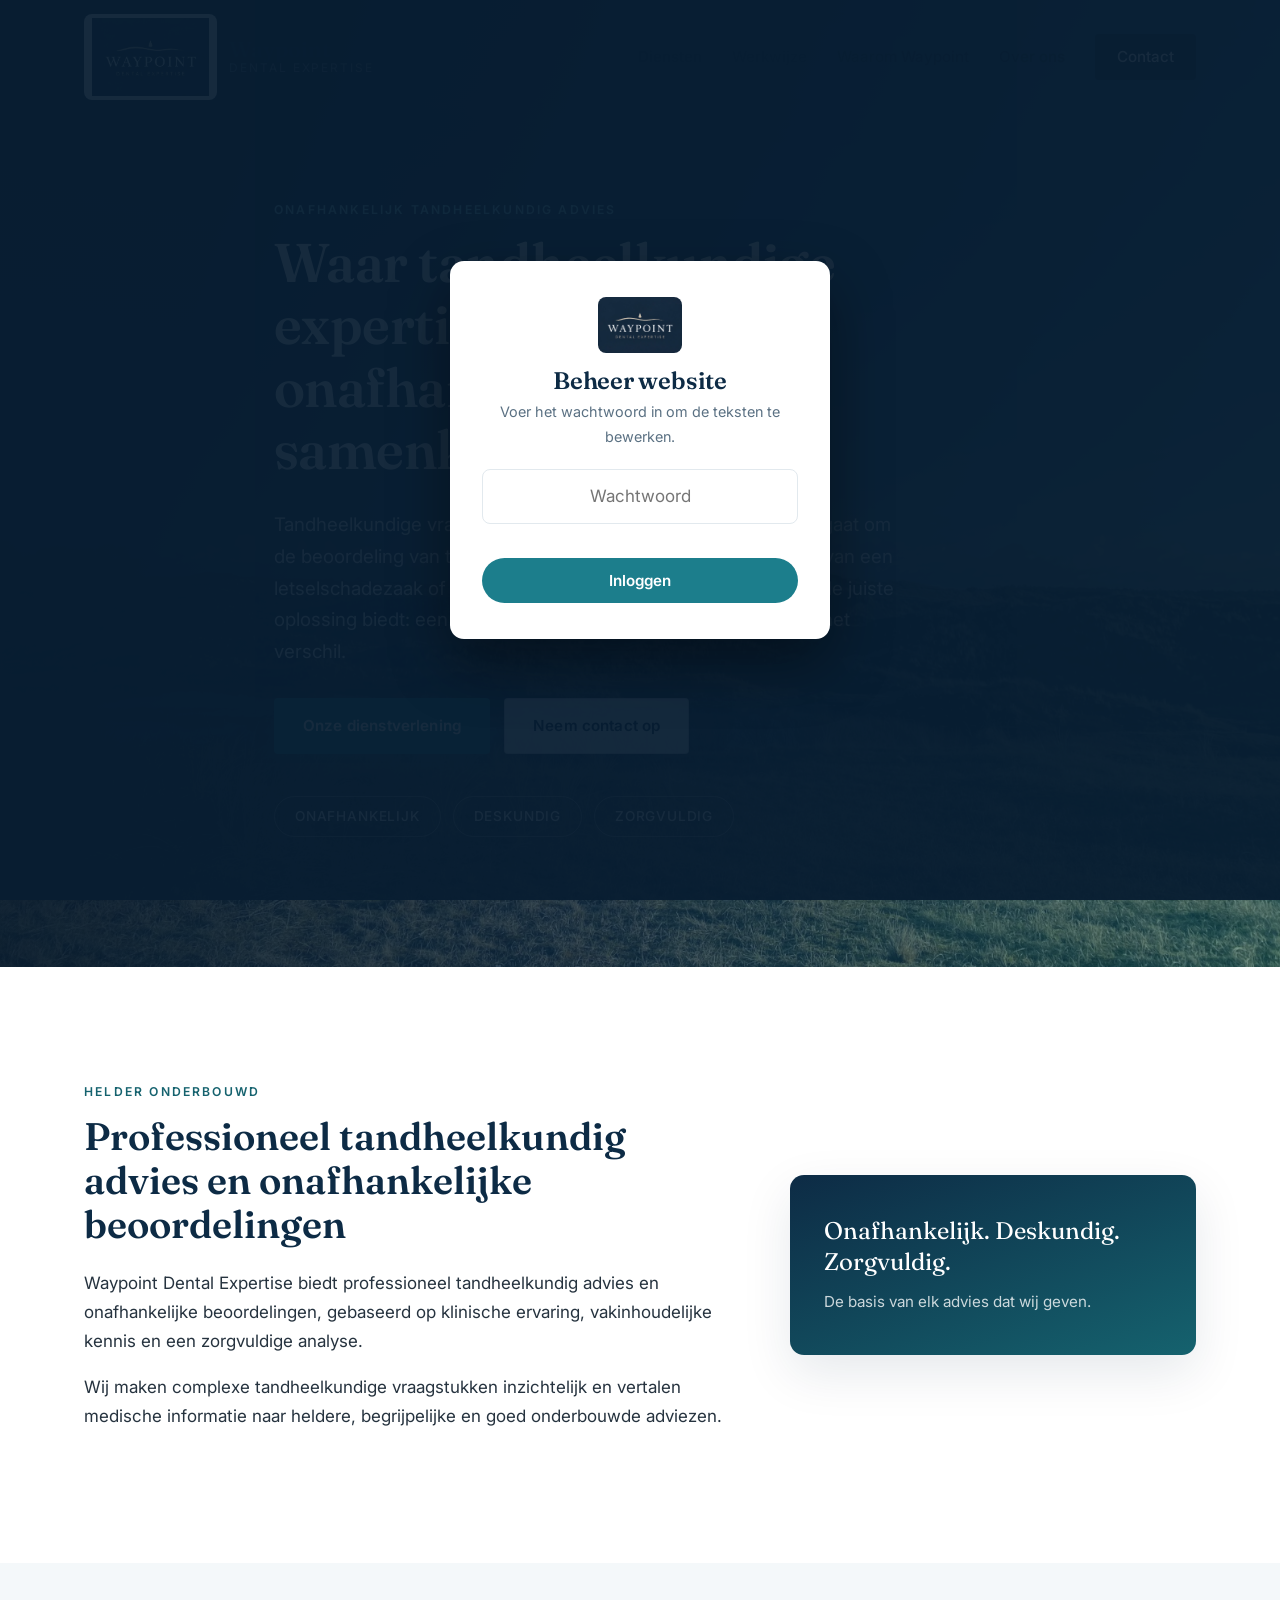
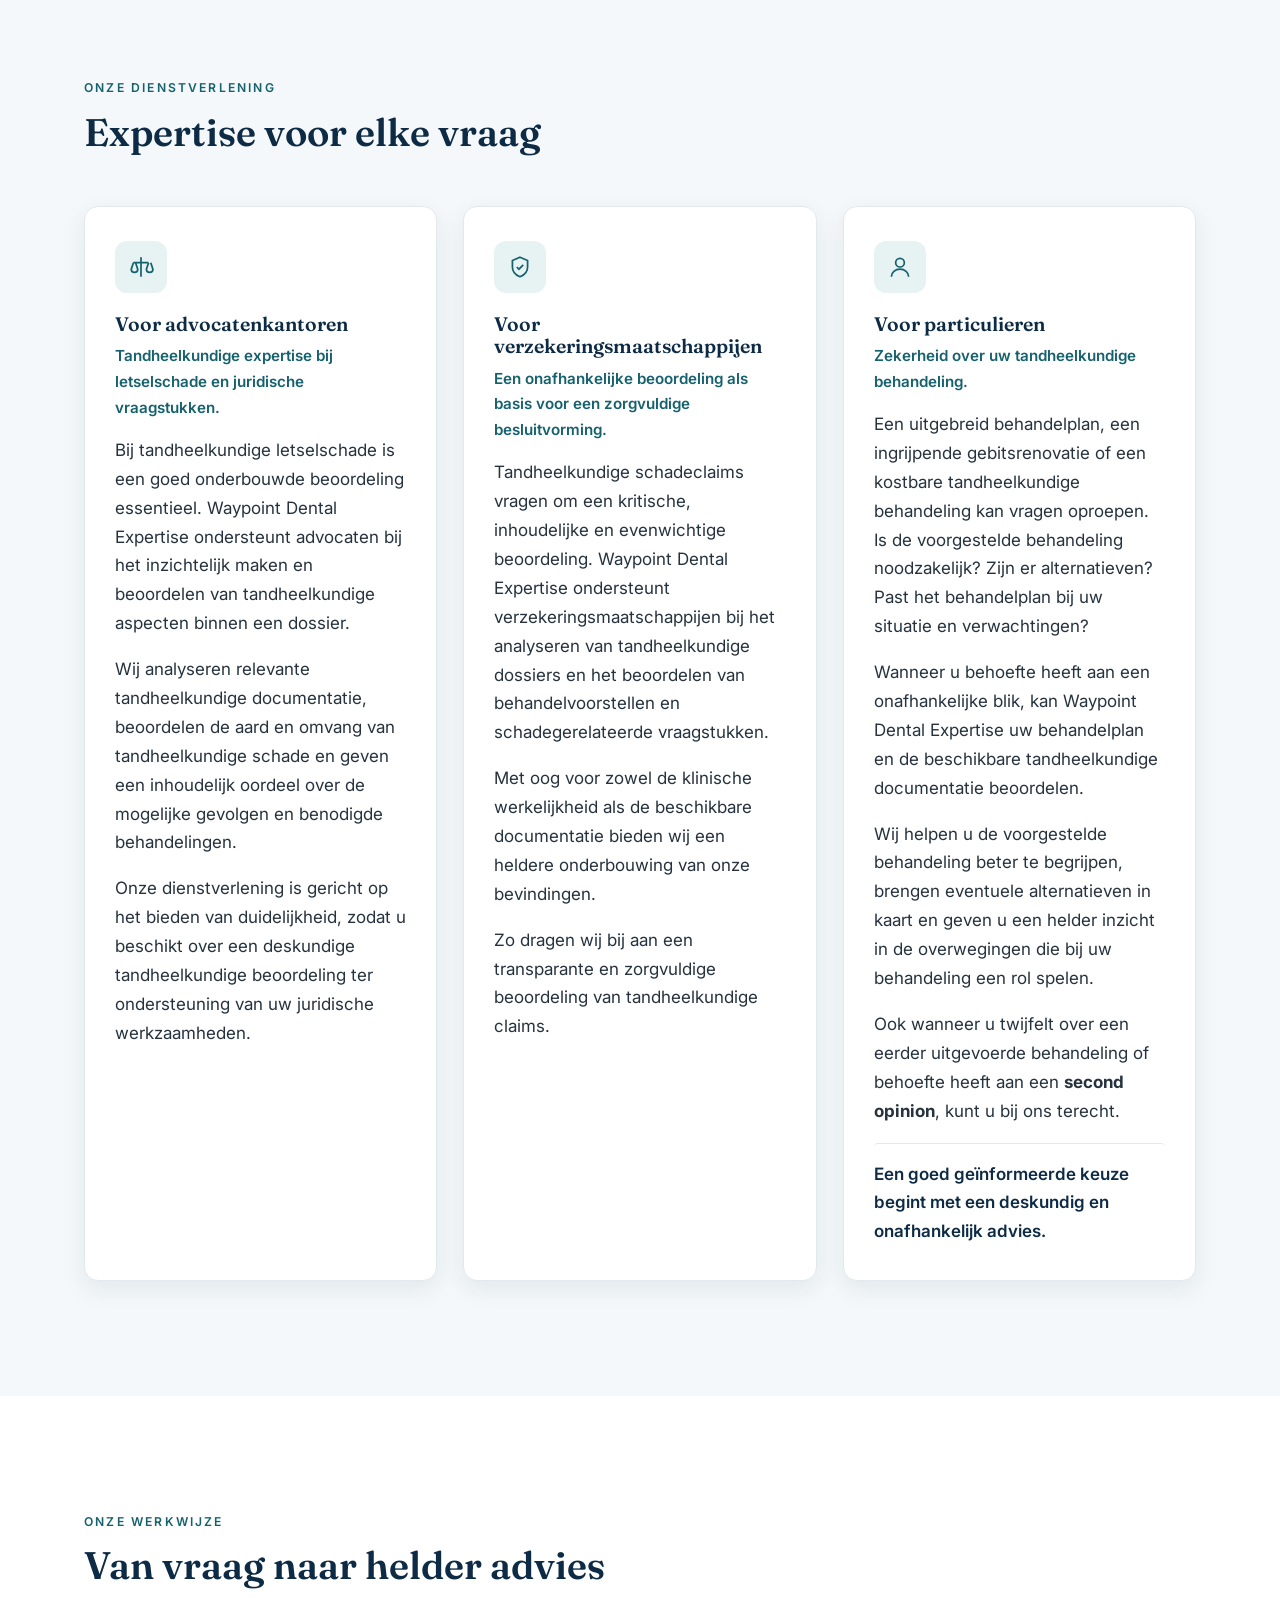
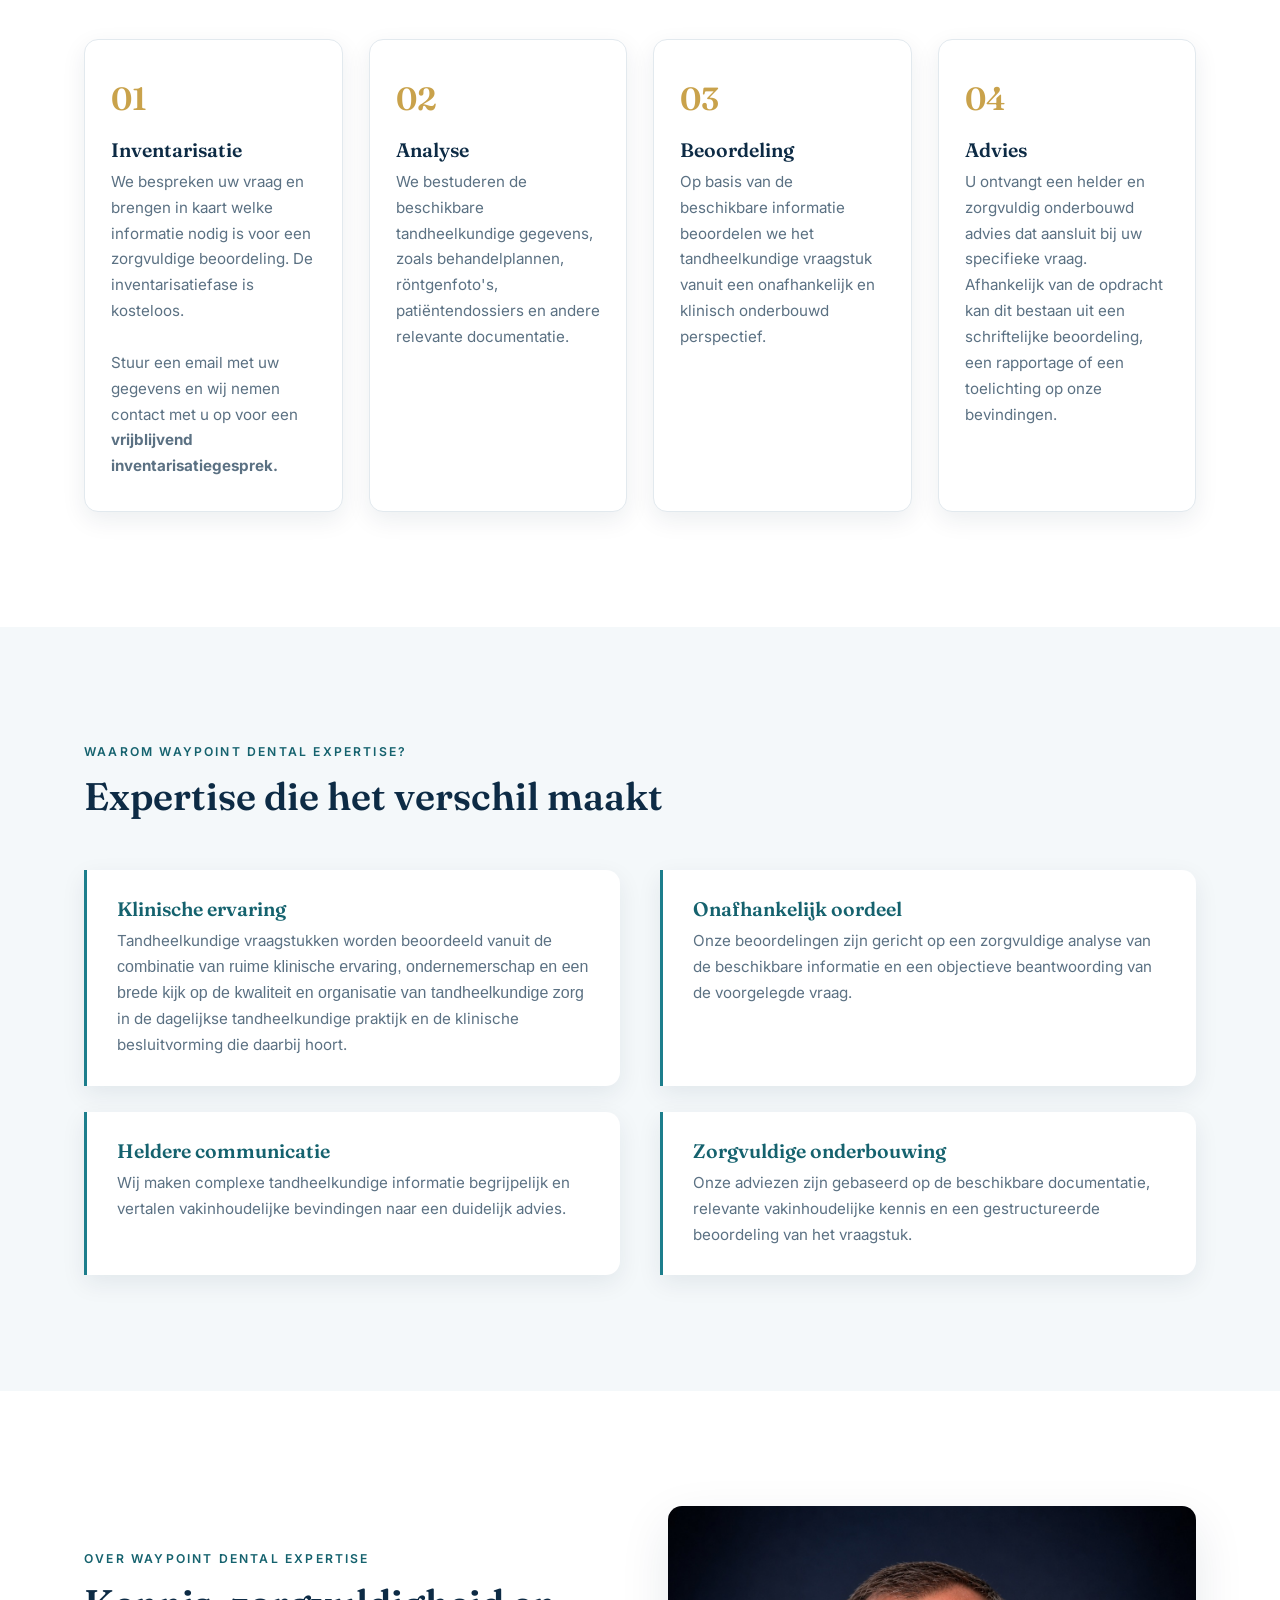
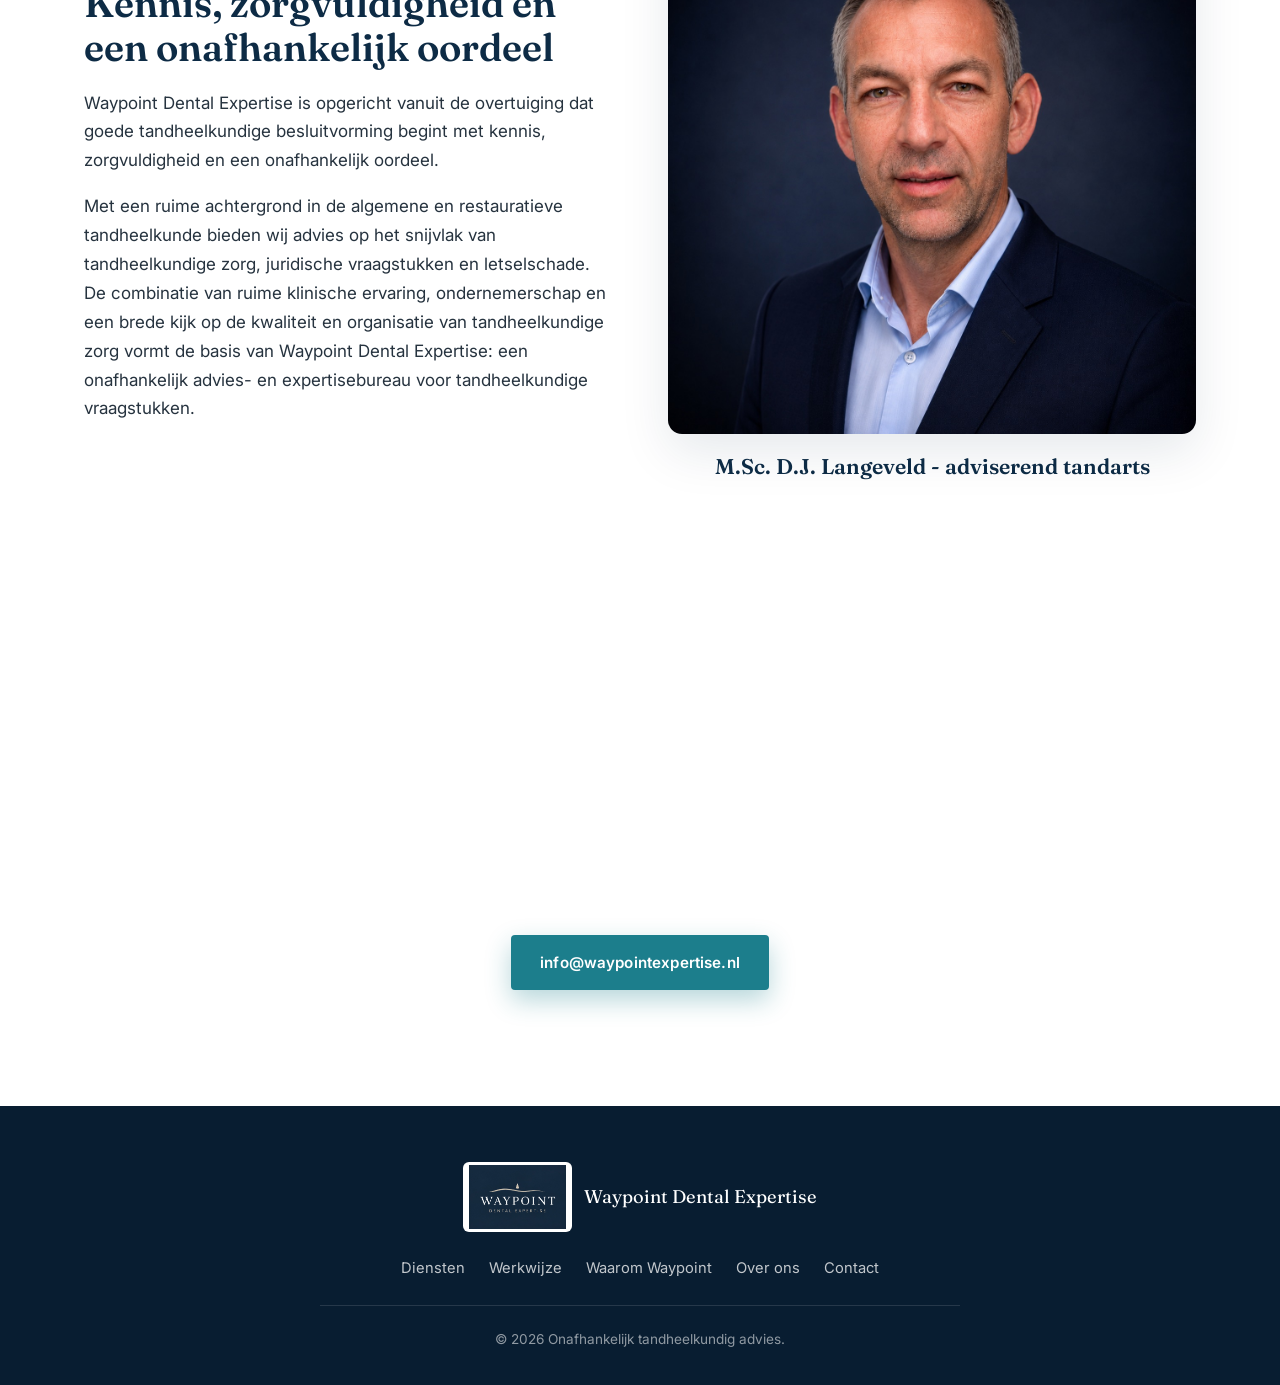
<file: admin/index.html>
﻿<!DOCTYPE html>
<html lang="nl">
<head>
<meta charset="UTF-8">
<meta name="viewport" content="width=device-width, initial-scale=1.0">
<title>Beheer | Waypoint Dental Expertise</title>
<link rel="icon" href="../assets/logo.jpeg">
<link rel="preconnect" href="https://fonts.googleapis.com">
<link rel="preconnect" href="https://fonts.gstatic.com" crossorigin>
<link href="https://fonts.googleapis.com/css2?family=Inter:wght@400;500;600;700&family=Fraunces:opsz,wght@9..144,400;9..144,500;9..144,600&display=swap" rel="stylesheet">
<link rel="stylesheet" href="../styles.css">
<style>
  .edit { cursor: text; border-radius: 4px; transition: box-shadow 0.12s ease, background 0.12s ease; }
  .edit:hover { box-shadow: 0 0 0 2px rgba(28,126,140,0.55); }
  .edit:focus { outline: none; box-shadow: 0 0 0 3px rgba(28,126,140,0.7); background: rgba(255,255,255,0.12); }
  .toast {
    position: fixed;
    bottom: 84px; left: 50%;
    transform: translateX(-50%);
    background: #0d2b45;
    color: #fff;
    padding: 12px 22px;
    border-radius: 10px;
    font-size: 0.9rem;
    z-index: 110;
    box-shadow: 0 12px 34px rgba(13,43,69,0.4);
    opacity: 0;
    transition: opacity 0.25s ease, transform 0.25s ease;
    pointer-events: none;
  }
  .toast.show { opacity: 1; transform: translateX(-50%) translateY(-6px); }
  .toast a { color: #8fd7e1; text-decoration: underline; }
  .auth-overlay {
    position: fixed;
    inset: 0;
    background: rgba(8, 29, 49, 0.94);
    display: flex;
    align-items: center;
    justify-content: center;
    z-index: 200;
    padding: 20px;
  }
  .auth-overlay.hidden { display: none; }
  .auth-card {
    background: #fff;
    border-radius: 14px;
    padding: 36px 32px;
    width: min(380px, 92vw);
    box-shadow: 0 24px 60px rgba(0, 0, 0, 0.4);
    text-align: center;
  }
  .auth-card h1 {
    font-family: Fraunces, Georgia, serif;
    color: #0d2b45;
    font-size: 1.5rem;
    margin: 0 0 6px;
  }
  .auth-card p.sub {
    color: #5b7183;
    font-size: 0.9rem;
    margin: 0 0 20px;
  }
  .auth-card input {
    width: 100%;
    padding: 12px 14px;
    border: 1px solid #e2e9ee;
    border-radius: 8px;
    font: inherit;
    margin-bottom: 12px;
    text-align: center;
  }
  .auth-card input:focus { outline: 2px solid rgba(28, 126, 140, 0.4); border-color: #1c7e8c; }
  .auth-card button {
    width: 100%;
    border: 0;
    cursor: pointer;
    font: 600 0.95rem Inter, sans-serif;
    padding: 13px 20px;
    border-radius: 999px;
    background: #1c7e8c;
    color: #fff;
    transition: background 0.15s ease;
  }
  .auth-card button:hover { background: #15626e; }
  .auth-error {
    color: #c0392b;
    font-size: 0.85rem;
    min-height: 1.2em;
    margin: 0 0 6px;
  }
  .floatbtns {
    position: fixed;
    right: 18px;
    bottom: 18px;
    z-index: 120;
    display: none;
    flex-direction: column;
    gap: 10px;
    align-items: flex-end;
  }
  .floatbtns.show { display: flex; }
  .floatbtns .publish {
    border: 0;
    cursor: pointer;
    font: 600 1rem Inter, sans-serif;
    padding: 14px 26px;
    border-radius: 999px;
    background: #1c7e8c;
    color: #fff;
    box-shadow: 0 12px 30px rgba(28, 126, 140, 0.45);
    transition: transform 0.15s ease, background 0.15s ease;
  }
  .floatbtns .publish:hover { background: #15626e; transform: translateY(-2px); }
  .floatbtns .token-set {
    border: 1px solid #e2e9ee;
    cursor: pointer;
    background: #fff;
    color: #0d2b45;
    font: 600 0.85rem Inter, sans-serif;
    padding: 8px 16px;
    border-radius: 999px;
  }
  .floatbtns .token-set:hover { background: #f4f8fa; }
  .auth-card .token-help {
    font-size: 0.82rem;
    color: #5b7183;
    margin: 0 0 14px;
    text-align: left;
    line-height: 1.5;
  }
  .auth-card .row { display: flex; gap: 10px; }
  .auth-card .row button { flex: 1; }
  .auth-card .ghost {
    background: #f4f8fa;
    color: #0d2b45;
    border: 1px solid #e2e9ee;
  }
  .auth-card .ghost:hover { background: #e9f1f4; }
  .fmtbar {
    position: fixed;
    left: 50%;
    bottom: 18px;
    transform: translateX(-50%);
    z-index: 130;
    display: none;
    flex-wrap: wrap;
    justify-content: center;
    align-items: center;
    gap: 4px;
    max-width: 94vw;
    padding: 7px 10px;
    background: #fff;
    border: 1px solid #e2e9ee;
    border-radius: 16px;
    box-shadow: 0 14px 38px rgba(13, 43, 69, 0.24);
  }
  .fmtbar.show { display: flex; }
  .fmtbar button {
    width: 34px;
    height: 34px;
    border: 0;
    border-radius: 8px;
    background: transparent;
    cursor: pointer;
    font-size: 1rem;
    color: #0d2b45;
    display: flex;
    align-items: center;
    justify-content: center;
  }
  .fmtbar button:hover { background: #eef4f6; }
  .fmtbar .fmt-sep { width: 1px; height: 22px; background: #e2e9ee; margin: 0 4px; }
  .fmtbar select {
    border: 1px solid #e2e9ee;
    border-radius: 8px;
    padding: 6px 8px;
    font: 0.85rem Inter, sans-serif;
    color: #0d2b45;
    background: #fff;
    cursor: pointer;
  }
  .fmtbar input[type=color] {
    width: 34px;
    height: 34px;
    border: 1px solid #e2e9ee;
    border-radius: 8px;
    padding: 2px;
    background: #fff;
    cursor: pointer;
  }
</style>
</head>
<body>

<div class="auth-overlay" id="authOverlay">
  <div class="auth-card">
    <img src="../assets/logo.jpeg" alt="Waypoint" style="height: 56px; margin: 0 auto 14px; border-radius: 8px;">
    <h1>Beheer website</h1>
    <p class="sub">Voer het wachtwoord in om de teksten te bewerken.</p>
    <form id="authForm">
      <input type="password" id="authPassword" placeholder="Wachtwoord" autocomplete="current-password">
      <p class="auth-error" id="authError"></p>
      <button type="submit">Inloggen</button>
    </form>
  </div>
</div>

<div class="auth-overlay hidden" id="tokenOverlay">
  <div class="auth-card">
    <img src="../assets/logo.jpeg" alt="Waypoint" style="height: 56px; margin: 0 auto 14px; border-radius: 8px;">
    <h1>GitHub-token instellen</h1>
    <p class="sub">Eénmalig, om automatisch te kunnen publiceren.</p>
    <p class="token-help">Maak een token aan op GitHub: <strong>Settings &rarr; Developer settings &rarr; <a href="https://github.com/settings/personal-access-tokens/new" target="_blank">Fine-grained personal access tokens</a> &rarr; Generate new token</strong>. Geef repository access <strong>“Taco481/Waypoint”</strong> en permission <strong>Contents: Read and write</strong>. Plak de token hieronder. Hij wordt alleen op dit apparaat bewaard.</p>
    <input type="password" id="tokenInput" placeholder="Token plakken">
    <p class="auth-error" id="tokenError"></p>
    <div class="row">
      <button type="button" id="tokenCancelBtn">Annuleren</button>
      <button type="button" class="ghost" id="tokenSaveBtn">Opslaan</button>
    </div>
  </div>
</div>

<div class="floatbtns" id="floatbtns">
  <button type="button" class="publish" id="publishBtn">Opslaan &amp; publiceren</button>
  <button type="button" class="token-set" id="tokenBtn" title="GitHub-token instellen of wijzigen">Instellingen</button>
</div>

<div class="fmtbar" id="fmtBar">
  <button type="button" data-cmd="bold" title="Vet"><b>B</b></button>
  <button type="button" data-cmd="italic" title="Cursief"><i>I</i></button>
  <button type="button" data-cmd="underline" title="Onderstreept"><u>U</u></button>
  <button type="button" data-cmd="removeFormat" title="Opmaak wissen">&times;</button>
  <span class="fmt-sep"></span>
  <select id="fmtFont" title="Lettertype">
    <option value="">Lettertype</option>
    <option value="Inter, sans-serif">Inter</option>
    <option value="Fraunces, serif">Fraunces</option>
    <option value="Georgia, serif">Georgia</option>
    <option value="Arial, Helvetica, sans-serif">Arial</option>
    <option value="&quot;Times New Roman&quot;, Times, serif">Times New Roman</option>
    <option value="Verdana, Geneva, sans-serif">Verdana</option>
    <option value="&quot;Courier New&quot;, Courier, monospace">Courier New</option>
  </select>
  <select id="fmtSize" title="Tekstgrootte (punten)">
    <option value="">Grootte</option>
    <option value="8">8</option>
    <option value="9">9</option>
    <option value="10">10</option>
    <option value="11">11</option>
    <option value="12">12</option>
    <option value="14">14</option>
    <option value="16">16</option>
    <option value="18">18</option>
    <option value="20">20</option>
    <option value="24">24</option>
    <option value="28">28</option>
    <option value="32">32</option>
    <option value="36">36</option>
    <option value="48">48</option>
    <option value="72">72</option>
  </select>
  <span class="fmt-sep"></span>
  <input type="color" id="fmtColor" value="#0d2b45" title="Tekstkleur">
</div>

<div class="toast" id="toast"></div>

<header class="site-header" id="header">
  <div class="container header-inner">
    <span class="brand" aria-label="Waypoint Dental Expertise - home">
      <img src="../assets/logo.jpeg" alt="Waypoint Dental Expertise" class="brand-logo">
      <span class="brand-text">
        <span class="brand-name" id="brandName"></span>
        <span class="brand-sub" id="brandSub"></span>
      </span>
    </span>
    <nav class="nav" id="nav" aria-label="Hoofdnavigatie"></nav>
  </div>
</header>

<main id="top">

  <section class="hero">
    <div class="hero-bg" aria-hidden="true"></div>
    <div class="container hero-inner">
      <p class="eyebrow hero-eyebrow" id="heroEyebrow"></p>
      <h1 id="heroTitle"></h1>
      <p class="lead" id="heroLead"></p>
      <div class="hero-actions" id="heroActions"></div>
      <ul class="hero-badges" id="heroBadges"></ul>
    </div>
  </section>

  <section class="intro section">
    <div class="container intro-grid">
      <div class="intro-text">
        <p class="eyebrow" id="introEyebrow"></p>
        <h2 id="introTitle"></h2>
        <p id="introP1"></p>
        <p id="introP2"></p>
      </div>
      <div class="intro-card">
        <p class="intro-card-quote" id="introCardQuote"></p>
        <p class="intro-card-sub" id="introCardSub"></p>
      </div>
    </div>
  </section>

  <section id="diensten" class="section section-alt">
    <div class="container">
      <div class="section-head">
        <p class="eyebrow" id="dienstenEyebrow"></p>
        <h2 id="dienstenTitle"></h2>
      </div>
      <div class="cards" id="dienstenCards"></div>
    </div>
  </section>

  <section id="werkwijze" class="section">
    <div class="container">
      <div class="section-head">
        <p class="eyebrow" id="werkwijzeEyebrow"></p>
        <h2 id="werkwijzeTitle"></h2>
      </div>
      <ol class="steps" id="werkwijzeSteps"></ol>
    </div>
  </section>

  <section id="waarom" class="section section-alt">
    <div class="container">
      <div class="section-head">
        <p class="eyebrow" id="waaromEyebrow"></p>
        <h2 id="waaromTitle"></h2>
      </div>
      <div class="features" id="waaromFeatures"></div>
    </div>
  </section>

  <section id="over" class="section over">
    <div class="container over-grid">
      <div class="over-text">
        <p class="eyebrow" id="overEyebrow"></p>
        <h2 id="overTitle"></h2>
        <p id="overP1"></p>
        <p id="overP2"></p>
      </div>
      <figure class="over-media">
        <img class="over-image" src="../assets/langeveld.jpeg" alt="">
        <figcaption class="over-caption edit" contenteditable="true" data-path="over.imageCaption" id="overCaption"></figcaption>
      </figure>
    </div>
  </section>

  <section id="contact" class="section cta">
    <div class="container cta-inner">
      <h2 id="ctaTitle"></h2>
      <p id="ctaText"></p>
      <div class="cta-actions" id="ctaActions"></div>
    </div>
  </section>

</main>

<footer class="site-footer">
  <div class="container footer-inner">
    <div class="footer-brand">
      <img src="../assets/logo.jpeg" alt="Waypoint Dental Expertise" class="footer-logo">
      <span class="edit" id="footerBrandName"></span>
    </div>
    <nav class="footer-nav" id="footerNav" aria-label="Voetnavigatie"></nav>
    <p class="footer-copy">&copy; <span id="year"></span> <span class="edit" id="footerCopy"></span></p>
  </div>
</footer>

<script src="../Admin%20Website.js"></script>
<script>
(function () {
  var C = window.WAYPOINT_CONTENT;
  var $ = function (id) { return document.getElementById(String(id).replace(/^#/, "")); };

  var PASSWORD = "githubwaypoint";
  var STORAGE_KEY = "wp_admin_auth";
  var overlay = document.getElementById("authOverlay");
  var authForm = document.getElementById("authForm");
  var authPassword = document.getElementById("authPassword");
  var authError = document.getElementById("authError");

  function isAuthed() {
    try { return localStorage.getItem(STORAGE_KEY) === "1"; } catch (e) { return false; }
  }

  function unlock() {
    try { localStorage.setItem(STORAGE_KEY, "1"); } catch (e) {}
    overlay.classList.add("hidden");
    document.getElementById("floatbtns").classList.add("show");
    document.getElementById("fmtBar").classList.add("show");
    authPassword.value = "";
  }

  if (isAuthed()) {
    unlock();
  }

  authForm.addEventListener("submit", function (e) {
    e.preventDefault();
    if (authPassword.value === PASSWORD) {
      authError.textContent = "";
      unlock();
    } else {
      authError.textContent = "Onjuist wachtwoord.";
      authPassword.value = "";
      authPassword.focus();
    }
  });

  if (typeof WAYPOINT_CONTENT === "undefined" || !C) {
    alert("Kon de inhoud niet laden. Open deze pagina via de website en ververs.");
    return;
  }

  function setEditable(idOrEl, path) {
    var el = typeof idOrEl === "string" ? $(idOrEl) : idOrEl;
    if (!el) return;
    el.classList.add("edit");
    el.setAttribute("contenteditable", "true");
    el.setAttribute("data-path", path);
  }

  function setText(id, text) {
    var el = $(id);
    if (el) el.innerHTML = text;
  }

  var ICONS = {
    advocaat: '<svg viewBox="0 0 24 24" fill="none" stroke="currentColor" stroke-width="1.6"><path d="M12 3v18M5 8h14M5 8l-2 6a3 3 0 0 0 6 0L7 8M19 8l-2 6a3 3 0 0 0 6 0l-2-6"/></svg>',
    verzekeraar: '<svg viewBox="0 0 24 24" fill="none" stroke="currentColor" stroke-width="1.6"><path d="M12 3l7 3v6c0 4.5-3 7.5-7 9-4-1.5-7-4.5-7-9V6l7-3z"/><path d="M9 12l2 2 4-4"/></svg>',
    particulier: '<svg viewBox="0 0 24 24" fill="none" stroke="currentColor" stroke-width="1.6"><circle cx="12" cy="8" r="4"/><path d="M4 21c0-4 3.6-7 8-7s8 3 8 7"/></svg>'
  };
  var DEFAULT_ICON = ICONS.advocaat;

  function render() {
    setText("brandName", C.header.name);
    setEditable("brandName", "header.name");
    setText("brandSub", C.header.subtitle);
    setEditable("brandSub", "header.subtitle");

    var nav = $("nav");
    nav.innerHTML = "";
    nav.addEventListener("click", function (e) { e.preventDefault(); });
    C.nav.links.forEach(function (link, i) {
      var a = document.createElement("a");
      a.href = link.href;
      a.innerHTML = link.label;
      setEditable(a, "nav.links." + i + ".label");
      nav.appendChild(a);
    });
    var cta = document.createElement("a");
    cta.href = C.nav.contact.href;
    cta.innerHTML = C.nav.contact.label;
    cta.className = "nav-cta";
    setEditable(cta, "nav.contact.label");
    nav.appendChild(cta);

    setText("heroEyebrow", C.hero.eyebrow);
    setEditable("heroEyebrow", "hero.eyebrow");
    setText("heroTitle", C.hero.title);
    setEditable("heroTitle", "hero.title");
    setText("heroLead", C.hero.lead);
    setEditable("heroLead", "hero.lead");

    var heroActions = $("heroActions");
    heroActions.innerHTML = "";
    [["heroCtaPrimary", C.hero.ctaPrimary], ["heroCtaSecondary", C.hero.ctaSecondary]].forEach(function (pair) {
      var a = document.createElement("a");
      a.className = pair[0] === "heroCtaPrimary" ? "btn btn-primary" : "btn btn-ghost";
      a.href = pair[1].href;
      a.innerHTML = pair[1].label;
      setEditable(a, pair[0] === "heroCtaPrimary" ? "hero.ctaPrimary.label" : "hero.ctaSecondary.label");
      heroActions.appendChild(a);
    });
    heroActions.addEventListener("click", function (e) { e.preventDefault(); });

    var badges = $("heroBadges");
    badges.innerHTML = "";
    C.hero.badges.forEach(function (b, i) {
      var li = document.createElement("li");
      li.innerHTML = b;
      setEditable(li, "hero.badges." + i);
      badges.appendChild(li);
    });

    setText("introEyebrow", C.intro.eyebrow);
    setEditable("introEyebrow", "intro.eyebrow");
    setText("introTitle", C.intro.title);
    setEditable("introTitle", "intro.title");
    setText("introP1", C.intro.paragraph1);
    setEditable("introP1", "intro.paragraph1");
    setText("introP2", C.intro.paragraph2);
    setEditable("introP2", "intro.paragraph2");
    setText("introCardQuote", C.intro.cardQuote);
    setEditable("introCardQuote", "intro.cardQuote");
    setText("introCardSub", C.intro.cardSub);
    setEditable("introCardSub", "intro.cardSub");

    setText("dienstenEyebrow", C.diensten.eyebrow);
    setEditable("dienstenEyebrow", "diensten.eyebrow");
    setText("dienstenTitle", C.diensten.title);
    setEditable("dienstenTitle", "diensten.title");

    var cards = $("dienstenCards");
    C.diensten.cards.forEach(function (card, i) {
      var base = "diensten.cards." + i;

      var article = document.createElement("article");
      article.className = "card";

      var icon = document.createElement("div");
      icon.className = "card-icon";
      icon.setAttribute("aria-hidden", "true");
      icon.innerHTML = ICONS[card.icon] || DEFAULT_ICON;
      article.appendChild(icon);

      var h3 = document.createElement("h3");
      h3.innerHTML = card.title;
      setEditable(h3, base + ".title");
      article.appendChild(h3);

      var sub = document.createElement("p");
      sub.className = "card-sub";
      sub.innerHTML = card.sub;
      setEditable(sub, base + ".sub");
      article.appendChild(sub);

      card.paragraphs.forEach(function (p, j) {
        var pEl = document.createElement("p");
        pEl.innerHTML = p;
        setEditable(pEl, base + ".paragraphs." + j);
        article.appendChild(pEl);
      });

      if (card.highlight) {
        var hi = document.createElement("p");
        hi.className = "card-highlight";
        hi.innerHTML = card.highlight;
        setEditable(hi, base + ".highlight");
        article.appendChild(hi);
      }

      cards.appendChild(article);
    });

    setText("werkwijzeEyebrow", C.werkwijze.eyebrow);
    setEditable("werkwijzeEyebrow", "werkwijze.eyebrow");
    setText("werkwijzeTitle", C.werkwijze.title);
    setEditable("werkwijzeTitle", "werkwijze.title");

    var steps = $("werkwijzeSteps");
    C.werkwijze.steps.forEach(function (step, i) {
      var li = document.createElement("li");
      li.className = "step";

      var num = document.createElement("span");
      num.className = "step-num";
      num.textContent = "0" + (i + 1);
      li.appendChild(num);

      var h3 = document.createElement("h3");
      h3.innerHTML = step.title;
      setEditable(h3, "werkwijze.steps." + i + ".title");
      li.appendChild(h3);

      var p = document.createElement("p");
      p.innerHTML = step.text;
      setEditable(p, "werkwijze.steps." + i + ".text");
      li.appendChild(p);

      steps.appendChild(li);
    });

    setText("waaromEyebrow", C.waarom.eyebrow);
    setEditable("waaromEyebrow", "waarom.eyebrow");
    setText("waaromTitle", C.waarom.title);
    setEditable("waaromTitle", "waarom.title");

    var features = $("waaromFeatures");
    C.waarom.features.forEach(function (feature, i) {
      var div = document.createElement("div");
      div.className = "feature";

      var h3 = document.createElement("h3");
      h3.innerHTML = feature.title;
      setEditable(h3, "waarom.features." + i + ".title");
      div.appendChild(h3);

      var p = document.createElement("p");
      p.innerHTML = feature.text;
      setEditable(p, "waarom.features." + i + ".text");
      div.appendChild(p);

      features.appendChild(div);
    });

    setText("overEyebrow", C.over.eyebrow);
    setEditable("overEyebrow", "over.eyebrow");
    setText("overTitle", C.over.title);
    setEditable("overTitle", "over.title");
    setText("overP1", C.over.paragraph1);
    setEditable("overP1", "over.paragraph1");
    setText("overP2", C.over.paragraph2);
    setEditable("overP2", "over.paragraph2");
    setText("overCaption", C.over.imageCaption);

    setText("ctaTitle", C.contact.title);
    setEditable("ctaTitle", "contact.title");
    setText("ctaText", C.contact.text);
    setEditable("ctaText", "contact.text");

    var ctaActions = $("ctaActions");
    var emailBtn = document.createElement("a");
    emailBtn.className = "btn btn-primary";
    emailBtn.href = "mailto:" + C.contact.email;
    emailBtn.innerHTML = C.contact.emailLabel;
    setEditable(emailBtn, "contact.emailLabel");
    ctaActions.appendChild(emailBtn);
    ctaActions.addEventListener("click", function (e) { e.preventDefault(); });

    setText("footerBrandName", C.footer.name);
    setText("footerCopy", C.footer.copy);
    setText("year", new Date().getFullYear());

    var footerNav = $("footerNav");
    footerNav.innerHTML = "";
    footerNav.addEventListener("click", function (e) { e.preventDefault(); });
    C.nav.links.forEach(function (link, i) {
      var a = document.createElement("a");
      a.href = link.href;
      a.innerHTML = link.label;
      setEditable(a, "nav.links." + i + ".label");
      footerNav.appendChild(a);
    });
    var c = document.createElement("a");
    c.href = C.nav.contact.href;
    c.innerHTML = C.nav.contact.label;
    setEditable(c, "nav.contact.label");
    footerNav.appendChild(c);
  }

  render();

  document.querySelectorAll("a[href^='#']").forEach(function (a) {
    a.addEventListener("click", function (e) { e.preventDefault(); });
  });

  function cleanHtml(html) {
    var s = (html || "").replace(/&nbsp;/g, " ");
    s = s.replace(/^(?:\s|<br\s*\/?>)+/i, "").replace(/(?:\s|<br\s*\/?>)+$/i, "");
    return s.trim();
  }

  function applyTexts(target) {
    document.querySelectorAll("[data-path]").forEach(function (el) {
      var parts = el.dataset.path.split(".");
      var cur = target;
      for (var i = 0; i < parts.length - 1; i++) {
        if (typeof cur[parts[i]] === "undefined") cur[parts[i]] = {};
        cur = cur[parts[i]];
      }
      cur[parts[parts.length - 1]] = cleanHtml(el.innerHTML);
    });
    return target;
  }

  function deepCopy(o) {
    return JSON.parse(JSON.stringify(o));
  }

  function showToast(msg) {
    var t = $("#toast");
    t.innerHTML = msg;
    t.classList.add("show");
    setTimeout(function () { t.classList.remove("show"); }, 6000);
  }

  function buildFile() {
    var out = applyTexts(deepCopy(C));
    return [
      "// ============================================================================",
      "// WAYPOINT DENTAL EXPERTISE - INHOUD VAN DE WEBSITE",
      "// ============================================================================",
      "// De website wordt automatisch opgebouwd vanuit onderstaande teksten.",
      "// Pas hier alleen de TEKST aan (tussen de aanhalingstekens \"...\").",
      "// Let op: houd de aanhalingstekens en komma's op hun plek.",
      "// De afbeeldingen staan in de map \"assets\".",
      "// ============================================================================",
      "",
      "var WAYPOINT_CONTENT = " + JSON.stringify(out, null, 2) + ";",
      ""
    ].join("\n");
  }

  function downloadFallback() {
    var fileText = buildFile();
    var blob = new Blob([fileText], { type: "text/javascript;charset=utf-8" });
    var a = document.createElement("a");
    a.href = URL.createObjectURL(blob);
    a.download = "Admin Website.js";
    document.body.appendChild(a);
    a.click();
    setTimeout(function () { URL.revokeObjectURL(a.href); a.remove(); }, 500);
  }

  var TOKEN_KEY = "wp_admin_github_token";
  var REPO = "Taco481/Waypoint";
  var REPO_FILE = "Admin Website.js";
  var BRANCH = "main";

  function getToken() {
    try { return localStorage.getItem(TOKEN_KEY) || ""; } catch (e) { return ""; }
  }

  function setToken(t) {
    try { localStorage.setItem(TOKEN_KEY, t); } catch (e) {}
  }

  var tokenOverlay = $("#tokenOverlay");
  var tokenInput = $("#tokenInput");
  var tokenError = $("#tokenError");

  function showTokenModal() {
    tokenInput.value = "";
    tokenError.textContent = "";
    tokenOverlay.classList.remove("hidden");
  }

  function hideTokenModal() {
    tokenOverlay.classList.add("hidden");
  }

  function base64Encode(str) {
    var bytes = new TextEncoder().encode(str);
    var bin = "";
    for (var i = 0; i < bytes.length; i++) bin += String.fromCharCode(bytes[i]);
    return btoa(bin);
  }

  function apiUrl() {
    return "https://api.github.com/repos/" + REPO + "/contents/" + encodeURIComponent(REPO_FILE);
  }

  function apiHeaders() {
    return {
      "Accept": "application/vnd.github+json",
      "Authorization": "Bearer " + getToken()
    };
  }

  function describeError(status) {
    if (status === 401) return "Token is ongeldig of verlopen. Stel een nieuw token in via Instellingen.";
    if (status === 403) return "Token heeft geen schrijf-toestemming (Contents: Read and write) voor deze repository.";
    if (status === 404) return "Bestand of repository niet gevonden.";
    if (status === 409) return "Conflict op GitHub. Probeer opnieuw.";
    return "Foutcode " + status + " van GitHub.";
  }

  function publish() {
    var token = getToken();
    if (!token) {
      showTokenModal();
      return;
    }

    var fileText = buildFile();
    var contentB64 = base64Encode(fileText);

    showToast("Bezig met publiceren naar GitHub ...");

    fetch(apiUrl(), { headers: apiHeaders() })
      .then(function (res) {
        if (!res.ok) {
          var err = new Error(describeError(res.status));
          err.status = res.status;
          throw err;
        }
        return res.json();
      })
      .then(function (info) {
        return fetch(apiUrl(), {
          method: "PUT",
          headers: apiHeaders(),
          body: JSON.stringify({
            message: "Website bijgewerkt via beheerderspagina",
            content: contentB64,
            branch: BRANCH,
            sha: info.sha
          })
        });
      })
      .then(function (res) {
        if (!res.ok) {
          var err = new Error(describeError(res.status));
          err.status = res.status;
          throw err;
        }
        return res.json();
      })
      .then(function () {
        showToast("Gepubliceerd! De openbare website is over ongeveer 1 minuut bijgewerkt op <a href='https://waypointexpertise.nl' target='_blank'>waypointexpertise.nl</a>.");
      })
      .catch(function (err) {
        if (err.status === 401 || err.status === 403) {
          showToast(err.message);
          return;
        }
        showToast(err.message + " Een download als reservekopie is gestart &mdash; die kun je handmatig uploaden op <a href='https://github.com/Taco481/Waypoint/blob/main/Admin%20Website.js' target='_blank'>GitHub</a>.");
        downloadFallback();
      });
  }

  $("#publishBtn").addEventListener("click", publish);
  $("#tokenBtn").addEventListener("click", showTokenModal);
  $("#tokenSaveBtn").addEventListener("click", function () {
    var t = tokenInput.value.trim();
    if (!t) {
      tokenError.textContent = "Vul de token in.";
      return;
    }
    setToken(t);
    hideTokenModal();
    showToast("Token opgeslagen op dit apparaat. Klik opnieuw op Opslaan &amp; publiceren.");
  });
  $("#tokenCancelBtn").addEventListener("click", hideTokenModal);

  function normalizeFonts() {
    document.querySelectorAll("font").forEach(function (f) {
      if (!f.hasChildNodes()) { f.parentNode.removeChild(f); return; }
      var span = document.createElement("span");
      var color = f.getAttribute("color");
      var size = f.getAttribute("size");
      var face = f.getAttribute("face");
      if (color) span.style.color = color;
      if (face) span.style.fontFamily = face;
      if (size) {
        var map = { "1": "0.75em", "2": "0.85em", "3": "1em", "4": "1.25em", "5": "1.5em", "6": "2em", "7": "2.4em" };
        span.style.fontSize = map[String(size)] || "1em";
      }
      while (f.firstChild) span.appendChild(f.firstChild);
      f.parentNode.replaceChild(span, f);
    });
  }

  function applyFontSize(pt) {
    if (!restoreSelection()) return;
    document.execCommand("fontSize", false, "7");
    document.querySelectorAll('font[size="7"]').forEach(function (f) {
      var span = document.createElement("span");
      span.style.fontSize = pt + "pt";
      while (f.firstChild) span.appendChild(f.firstChild);
      f.parentNode.replaceChild(span, f);
    });
  }

  var savedRange = null;
  document.addEventListener("selectionchange", function () {
    var sel = window.getSelection();
    if (!sel || !sel.rangeCount) return;
    var node = sel.anchorNode;
    while (node) {
      if (node.nodeType === 1 && node.isContentEditable) {
        savedRange = sel.getRangeAt(0).cloneRange();
        return;
      }
      node = node.parentNode;
    }
  });

  function restoreSelection() {
    if (!savedRange) return false;
    var node = savedRange.startContainer;
    var el = node.nodeType === 1 ? node : node.parentNode;
    while (el && !el.isContentEditable) el = el.parentNode;
    if (el) el.focus();
    var sel = window.getSelection();
    sel.removeAllRanges();
    sel.addRange(savedRange);
    return true;
  }

  var fmtBar = $("fmtBar");
  if (fmtBar) {
    fmtBar.querySelectorAll("button[data-cmd]").forEach(function (btn) {
      btn.addEventListener("mousedown", function (e) { e.preventDefault(); });
      btn.addEventListener("click", function () {
        document.execCommand(btn.dataset.cmd, false, null);
        normalizeFonts();
      });
    });

    var fmtFont = $("fmtFont");
    fmtFont.addEventListener("change", function () {
      if (fmtFont.value && restoreSelection()) {
        document.execCommand("fontName", false, fmtFont.value);
        normalizeFonts();
      }
    });

    var fmtSize = $("fmtSize");
    fmtSize.addEventListener("change", function () {
      if (fmtSize.value) {
        applyFontSize(fmtSize.value);
      }
      fmtSize.value = "";
    });

    var fmtColor = $("fmtColor");
    fmtColor.addEventListener("input", function () {
      if (restoreSelection()) {
        document.execCommand("foreColor", false, fmtColor.value);
        normalizeFonts();
      }
    });
  }

  document.addEventListener("keydown", function (e) {
    if ((e.ctrlKey || e.metaKey) && e.key === "s") {
      e.preventDefault();
      publish();
    }
  });
})();
</script>
</body>
</html>
</file>
<file: styles.css>
:root {
  --navy: #0d2b45;
  --navy-deep: #081d31;
  --teal: #1c7e8c;
  --teal-dark: #15626e;
  --gold: #c9a24b;
  --text: #26333f;
  --muted: #5b7183;
  --line: #e2e9ee;
  --bg: #ffffff;
  --bg-alt: #f4f8fa;
  --radius: 14px;
  --shadow: 0 18px 50px rgba(13, 43, 69, 0.10);
  --shadow-sm: 0 8px 24px rgba(13, 43, 69, 0.08);
  --maxw: 1160px;
  --font-body: "Inter", system-ui, -apple-system, "Segoe UI", Roboto, sans-serif;
  --font-head: "Fraunces", Georgia, "Times New Roman", serif;
}

* { box-sizing: border-box; }

html { scroll-behavior: smooth; }

body {
  margin: 0;
  font-family: var(--font-body);
  color: var(--text);
  background: var(--bg);
  line-height: 1.7;
  font-size: 17px;
  -webkit-font-smoothing: antialiased;
}

img { max-width: 100%; display: block; }

a { color: var(--teal-dark); text-decoration: none; }

h1, h2, h3 {
  font-family: var(--font-head);
  color: var(--navy);
  line-height: 1.15;
  font-weight: 600;
  margin: 0 0 0.5em;
}

h1 { font-size: clamp(2.1rem, 4.4vw, 3.4rem); letter-spacing: -0.01em; }
h2 { font-size: clamp(1.7rem, 3vw, 2.4rem); }
h3 { font-size: 1.22rem; margin-bottom: 0.4em; }

p { margin: 0 0 1em; }

.container {
  width: 100%;
  max-width: var(--maxw);
  margin: 0 auto;
  padding: 0 24px;
}

.section { padding: clamp(64px, 9vw, 116px) 0; }
.section-alt { background: var(--bg-alt); }

.eyebrow {
  text-transform: uppercase;
  letter-spacing: 0.18em;
  font-size: 0.76rem;
  font-weight: 600;
  color: var(--teal-dark);
  margin-bottom: 0.9em;
}

.section-head { max-width: 720px; margin-bottom: 52px; }

/* ---------- Buttons ---------- */
.btn {
  display: inline-flex;
  align-items: center;
  justify-content: center;
  gap: 8px;
  padding: 14px 28px;
  border-radius: 999px;
  font-weight: 600;
  font-size: 0.95rem;
  letter-spacing: 0.01em;
  transition: transform 0.2s ease, box-shadow 0.2s ease, background 0.2s ease, color 0.2s ease;
  border: 1px solid transparent;
  cursor: pointer;
}
.btn-primary {
  background: var(--teal);
  color: #fff;
  box-shadow: 0 10px 26px rgba(28, 126, 140, 0.32);
}
.btn-primary:hover { background: var(--teal-dark); transform: translateY(-2px); }
.btn-ghost {
  background: rgba(255, 255, 255, 0.85);
  color: var(--navy);
  border-color: rgba(13, 43, 69, 0.18);
}
.btn-ghost:hover { background: #fff; transform: translateY(-2px); }
.btn-ghost-light {
  background: transparent;
  color: #fff;
  border-color: rgba(255, 255, 255, 0.55);
}
.btn-ghost-light:hover { background: rgba(255, 255, 255, 0.14); transform: translateY(-2px); }

/* ---------- Header ---------- */
.site-header {
  position: fixed;
  top: 0; left: 0; right: 0;
  z-index: 50;
  transition: background 0.3s ease, box-shadow 0.3s ease, padding 0.3s ease;
  padding: 14px 0;
}
.site-header.scrolled {
  background: rgba(255, 255, 255, 0.94);
  backdrop-filter: blur(10px);
  box-shadow: 0 6px 26px rgba(13, 43, 69, 0.09);
  padding: 8px 0;
}
.header-inner {
  display: flex;
  align-items: center;
  justify-content: space-between;
  gap: 20px;
}
.brand { display: flex; align-items: center; gap: 12px; }
.brand-logo {
  height: 86px;
  width: auto;
  border-radius: 8px;
  object-fit: contain;
  background: #fff;
  padding: 4px 8px;
  box-shadow: var(--shadow-sm);
}
.brand-text { display: flex; flex-direction: column; line-height: 1.05; }
.brand-name {
  font-family: var(--font-head);
  font-weight: 600;
  font-size: 1.35rem;
  color: var(--navy);
  white-space: nowrap;
}
.brand-sub {
  font-size: 0.74rem;
  letter-spacing: 0.16em;
  text-transform: uppercase;
  color: var(--muted);
}
.nav { display: flex; align-items: center; gap: 30px; }
.nav a {
  color: var(--navy);
  font-weight: 500;
  font-size: 0.95rem;
  position: relative;
}
.nav a::after {
  content: "";
  position: absolute;
  left: 0; bottom: -6px;
  width: 0; height: 2px;
  background: var(--teal);
  transition: width 0.25s ease;
}
.nav a:hover::after { width: 100%; }
.nav-cta {
  background: var(--navy);
  color: #fff !important;
  padding: 10px 22px;
  border-radius: 999px;
}
.nav-cta::after { display: none; }
.nav-cta:hover { background: var(--teal); }

.nav-toggle {
  display: none;
  flex-direction: column;
  gap: 5px;
  background: none;
  border: 0;
  padding: 8px;
  cursor: pointer;
}
.nav-toggle span {
  width: 26px; height: 2px;
  background: var(--navy);
  border-radius: 2px;
  transition: transform 0.25s ease, opacity 0.25s ease;
}
.nav-toggle.active span:nth-child(1) { transform: translateY(7px) rotate(45deg); }
.nav-toggle.active span:nth-child(2) { opacity: 0; }
.nav-toggle.active span:nth-child(3) { transform: translateY(-7px) rotate(-45deg); }

/* ---------- Hero ---------- */
.hero {
  position: relative;
  padding: clamp(140px, 20vw, 200px) 0 clamp(80px, 11vw, 130px);
  color: #fff;
  overflow: hidden;
}
.hero-bg {
  position: absolute;
  inset: 0;
  background-image: url("assets/background-1.jpeg");
  background-size: cover;
  background-position: center;
  z-index: -2;
}
.hero::before {
  content: "";
  position: absolute;
  inset: 0;
  background: linear-gradient(105deg, rgba(8, 29, 49, 0.94) 18%, rgba(13, 43, 69, 0.78) 55%, rgba(21, 98, 110, 0.55) 100%);
  z-index: -1;
}
.hero-inner { max-width: 780px; }
.hero .eyebrow { color: #8fd7e1; }
.hero h1 { color: #fff; margin-bottom: 0.5em; }
.hero .lead {
  font-size: clamp(1.02rem, 1.6vw, 1.17rem);
  color: rgba(255, 255, 255, 0.9);
  max-width: 640px;
}
.hero-actions { display: flex; flex-wrap: wrap; gap: 14px; margin-top: 30px; }
.hero-badges {
  list-style: none;
  display: flex;
  flex-wrap: wrap;
  gap: 12px;
  padding: 0;
  margin: 42px 0 0;
}
.hero-badges li {
  padding: 8px 20px;
  border: 1px solid rgba(255, 255, 255, 0.35);
  border-radius: 999px;
  font-size: 0.85rem;
  letter-spacing: 0.06em;
  text-transform: uppercase;
  font-weight: 500;
}

/* ---------- Intro ---------- */
.intro-grid {
  display: grid;
  grid-template-columns: 1.6fr 1fr;
  gap: 56px;
  align-items: center;
}
.intro-text h2 { margin-bottom: 0.6em; }
.intro-card {
  background: linear-gradient(160deg, var(--navy), var(--teal-dark));
  color: #fff;
  border-radius: var(--radius);
  padding: 40px 34px;
  box-shadow: var(--shadow);
}
.intro-card-quote {
  font-family: var(--font-head);
  font-size: 1.5rem;
  line-height: 1.3;
  margin-bottom: 12px;
}
.intro-card-sub { color: rgba(255, 255, 255, 0.78); margin: 0; font-size: 0.95rem; }

/* ---------- Cards ---------- */
.cards {
  display: grid;
  grid-template-columns: repeat(3, 1fr);
  gap: 26px;
}
.card {
  background: #fff;
  border: 1px solid var(--line);
  border-radius: var(--radius);
  padding: 34px 30px;
  box-shadow: var(--shadow-sm);
  transition: transform 0.25s ease, box-shadow 0.25s ease;
  display: flex;
  flex-direction: column;
}
.card:hover { transform: translateY(-6px); box-shadow: var(--shadow); }
.card-icon {
  width: 52px; height: 52px;
  border-radius: 12px;
  background: rgba(28, 126, 140, 0.1);
  color: var(--teal-dark);
  display: grid;
  place-items: center;
  margin-bottom: 20px;
}
.card-icon svg { width: 26px; height: 26px; }
.card-sub {
  color: var(--teal-dark);
  font-weight: 600;
  font-size: 0.95rem;
  margin-bottom: 1em;
}
.card p:last-child { margin-bottom: 0; }
.card-highlight {
  margin-top: auto;
  padding-top: 16px;
  border-top: 1px solid var(--line);
  font-weight: 600;
  color: var(--navy);
}

/* ---------- Steps ---------- */
.steps {
  list-style: none;
  padding: 0;
  margin: 0;
  display: grid;
  grid-template-columns: repeat(4, 1fr);
  gap: 26px;
}
.step {
  background: #fff;
  border: 1px solid var(--line);
  border-radius: var(--radius);
  padding: 32px 26px;
  position: relative;
  box-shadow: var(--shadow-sm);
}
.step-num {
  font-family: var(--font-head);
  font-size: 2rem;
  font-weight: 600;
  color: var(--gold);
  display: block;
  margin-bottom: 12px;
}
.step p { color: var(--muted); margin: 0; font-size: 0.95rem; }

/* ---------- Features ---------- */
.features {
  display: grid;
  grid-template-columns: repeat(2, 1fr);
  gap: 26px 40px;
}
.feature {
  padding: 28px 30px;
  border-left: 3px solid var(--teal);
  background: #fff;
  border-radius: 0 var(--radius) var(--radius) 0;
  box-shadow: var(--shadow-sm);
}
.feature h3 { color: var(--teal-dark); }
.feature p { margin: 0; color: var(--muted); font-size: 0.95rem; }

/* ---------- Over ---------- */
.over-grid {
  display: grid;
  grid-template-columns: 1fr 1fr;
  gap: 56px;
  align-items: center;
}
.over-media {
  display: flex;
  flex-direction: column;
  gap: 14px;
  margin: 0;
}
.over-image {
  display: block;
  width: 100%;
  aspect-ratio: 1 / 1;
  object-fit: contain;
  border-radius: var(--radius);
  box-shadow: var(--shadow);
  background: #fff;
}
.over-caption {
  font-family: var(--font-head);
  font-size: 1.15rem;
  font-weight: 600;
  color: var(--navy);
  text-align: center;
}

/* ---------- CTA ---------- */
.cta {
  position: relative;
  color: #fff;
  background-image: linear-gradient(120deg, rgba(8, 29, 49, 0.95), rgba(21, 98, 110, 0.85)), url("assets/background-3.jpeg");
  background-size: cover;
  background-position: center;
  background-attachment: fixed;
}
.cta-inner { max-width: 720px; text-align: center; margin: 0 auto; }
.cta h2 { color: #fff; }
.cta p { color: rgba(255, 255, 255, 0.88); }
.cta-actions {
  display: flex;
  gap: 14px;
  justify-content: center;
  flex-wrap: wrap;
  margin-top: 26px;
}

/* ---------- Footer ---------- */
.site-footer {
  background: var(--navy-deep);
  color: rgba(255, 255, 255, 0.75);
  padding: 56px 0 34px;
}
.footer-inner {
  display: grid;
  gap: 24px;
  text-align: center;
  justify-items: center;
}
.footer-brand {
  display: flex;
  align-items: center;
  gap: 12px;
  color: #fff;
  font-family: var(--font-head);
  font-size: 1.15rem;
}
.footer-logo {
  height: 70px;
  width: auto;
  border-radius: 6px;
  background: #fff;
  padding: 3px 6px;
}
.footer-nav { display: flex; flex-wrap: wrap; gap: 24px; justify-content: center; }
.footer-nav a { color: rgba(255, 255, 255, 0.75); font-size: 0.92rem; }
.footer-nav a:hover { color: #fff; }
.footer-copy {
  margin: 0;
  font-size: 0.85rem;
  color: rgba(255, 255, 255, 0.55);
  border-top: 1px solid rgba(255, 255, 255, 0.12);
  padding-top: 22px;
  width: 100%;
  max-width: 640px;
}

/* ---------- Reveal animation ---------- */
.reveal { opacity: 0; transform: translateY(24px); transition: opacity 0.7s ease, transform 0.7s ease; }
.reveal.visible { opacity: 1; transform: none; }

/* ---------- Responsive ---------- */
@media (max-width: 960px) {
  .intro-grid, .over-grid { grid-template-columns: 1fr; gap: 34px; }
  .cards { grid-template-columns: 1fr; }
  .steps { grid-template-columns: repeat(2, 1fr); }
  .features { grid-template-columns: 1fr; gap: 20px; }
  .cta { background-attachment: scroll; }
}

@media (max-width: 720px) {
  .brand-text { display: none; }
  .nav-toggle { display: flex; }
  .nav {
    position: fixed;
    top: 0; right: 0;
    height: 100vh;
    width: min(300px, 82vw);
    flex-direction: column;
    align-items: flex-start;
    justify-content: center;
    gap: 26px;
    background: #fff;
    padding: 40px 34px;
    box-shadow: -18px 0 50px rgba(13, 43, 69, 0.18);
    transform: translateX(105%);
    transition: transform 0.35s ease;
    z-index: 60;
  }
  .nav.open { transform: translateX(0); }
  .nav a { font-size: 1.1rem; }
  .nav-cta { width: 100%; text-align: center; }
  .nav-toggle { z-index: 70; }
  .steps { grid-template-columns: 1fr; }
  .hero-badges { margin-top: 30px; }
}

body.no-scroll { overflow: hidden; }
</file>
